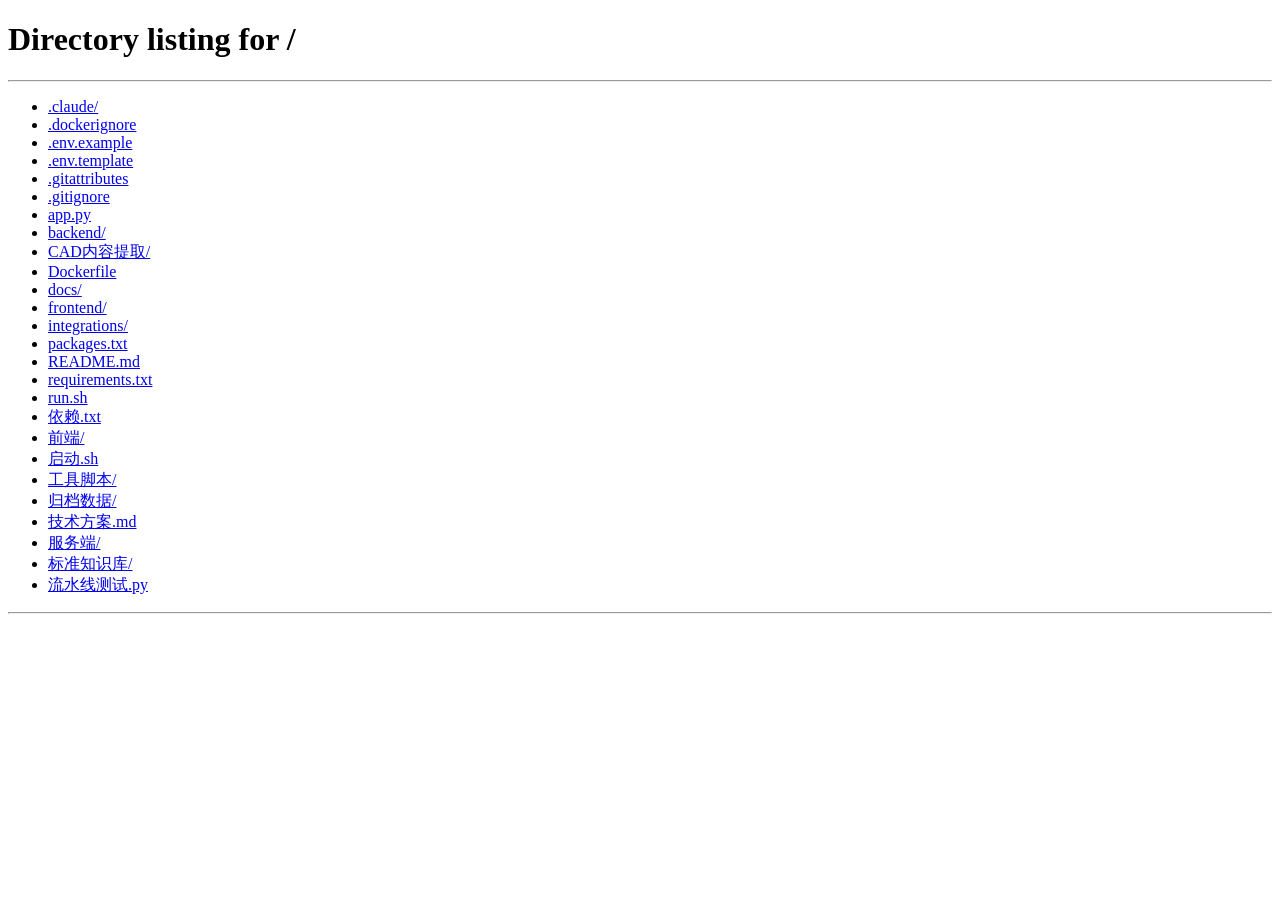
<file: frontend/product_intro.html>
<!doctype html>
<html lang="zh-CN"><head><meta charset="utf-8">
<meta http-equiv="refresh" content="0; url=/">
<title>电柜智核 · 产品介绍已迁移到首页</title>
</head><body style="font-family:system-ui;padding:40px">
<p>产品介绍页已合并到系统首页，正在跳转…<a href="/">点此进入</a></p>
</body></html>
</file>
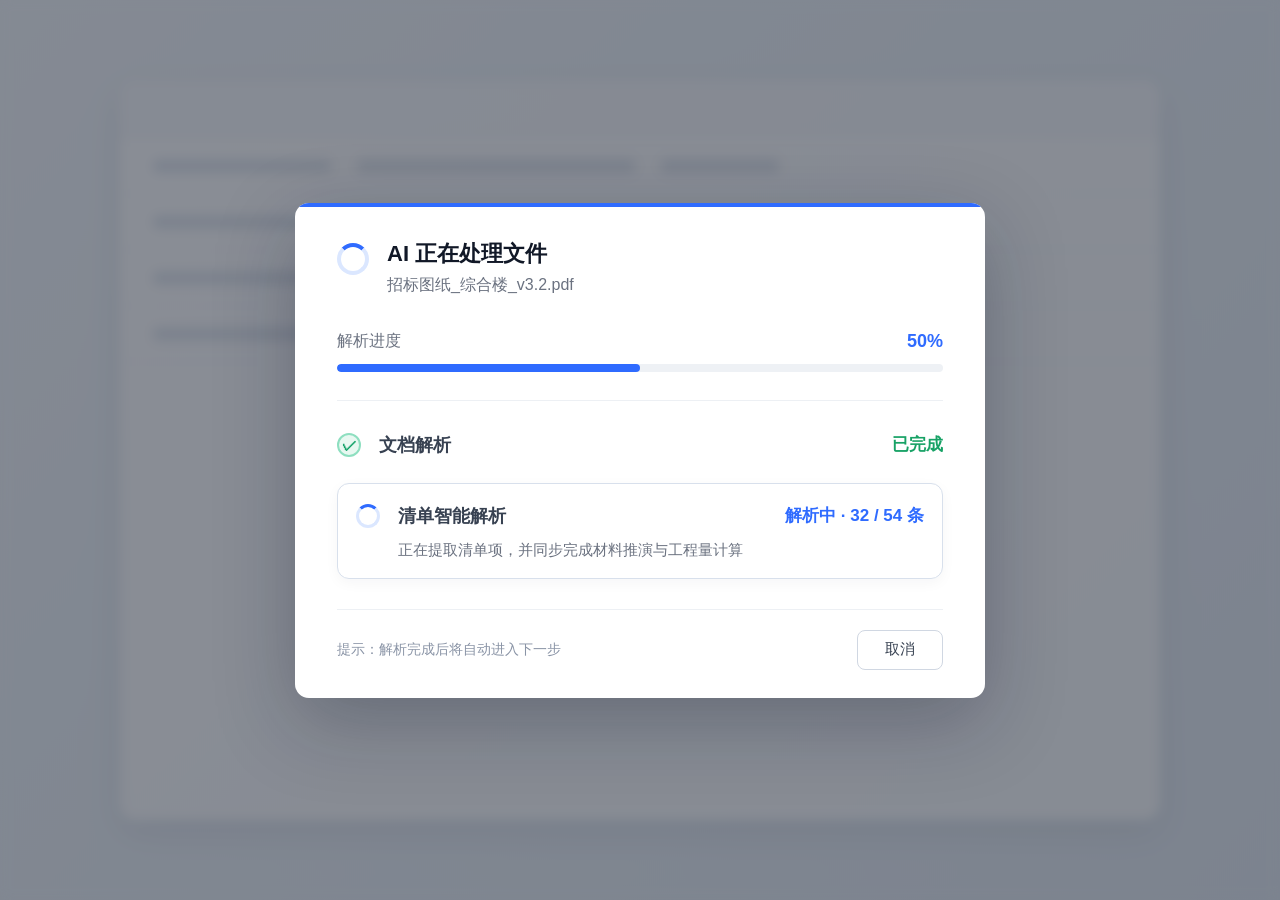
<file: 归档数据/根目录杂项/测试.html>
<!DOCTYPE html>
<html lang="zh-CN">
<head>
  <meta charset="UTF-8" />
  <meta name="viewport" content="width=device-width, initial-scale=1.0" />
  <title>AI 文件处理弹窗</title>
  <style>
    * {
      box-sizing: border-box;
    }

    body {
      margin: 0;
      min-height: 100vh;
      font-family: -apple-system, BlinkMacSystemFont, "Segoe UI", "PingFang SC",
        "Microsoft YaHei", Arial, sans-serif;
      background: #eef2f7;
      display: flex;
      align-items: center;
      justify-content: center;
      color: #1f2937;
    }

    .page {
      width: 100%;
      height: 100vh;
      position: relative;
      overflow: hidden;
      background: linear-gradient(135deg, #eef3f8 0%, #dfe7ef 100%);
    }

    .mock-table {
      position: absolute;
      inset: 80px 120px;
      background: #ffffff;
      border-radius: 16px;
      box-shadow: 0 12px 36px rgba(31, 41, 55, 0.12);
      opacity: 0.65;
      overflow: hidden;
    }

    .mock-table-header {
      height: 58px;
      background: #f6f8fb;
      border-bottom: 1px solid #e5e7eb;
    }

    .mock-row {
      height: 56px;
      border-bottom: 1px solid #edf0f5;
      display: flex;
      align-items: center;
      gap: 24px;
      padding: 0 32px;
    }

    .mock-cell {
      height: 14px;
      border-radius: 999px;
      background: #d8dee8;
    }

    .mock-cell:nth-child(1) {
      width: 180px;
    }

    .mock-cell:nth-child(2) {
      width: 280px;
    }

    .mock-cell:nth-child(3) {
      width: 120px;
    }

    .overlay {
      position: absolute;
      inset: 0;
      background: rgba(17, 24, 39, 0.48);
      backdrop-filter: blur(6px);
      display: flex;
      align-items: center;
      justify-content: center;
      padding: 24px;
    }

    .dialog {
      width: 690px;
      background: #ffffff;
      border-radius: 14px;
      box-shadow: 0 24px 80px rgba(15, 23, 42, 0.28);
      overflow: hidden;
      position: relative;
    }

    .dialog::before {
      content: "";
      position: absolute;
      top: 0;
      left: 0;
      right: 0;
      height: 4px;
      background: #2f6bff;
    }

    .dialog-body {
      padding: 36px 42px 28px;
    }

    .header {
      display: flex;
      align-items: flex-start;
      gap: 18px;
      margin-bottom: 34px;
    }

    .spinner {
      width: 32px;
      height: 32px;
      border-radius: 50%;
      border: 4px solid #dbe7ff;
      border-top-color: #2f6bff;
      animation: spin 1s linear infinite;
      flex: 0 0 auto;
      margin-top: 4px;
    }

    @keyframes spin {
      to {
        transform: rotate(360deg);
      }
    }

    .title {
      font-size: 22px;
      line-height: 30px;
      font-weight: 700;
      color: #111827;
      margin: 0;
    }

    .filename {
      font-size: 16px;
      line-height: 24px;
      color: #6b7280;
      margin-top: 4px;
    }

    .progress-section {
      margin-bottom: 26px;
    }

    .progress-head {
      display: flex;
      align-items: center;
      justify-content: space-between;
      margin-bottom: 12px;
    }

    .progress-label {
      font-size: 16px;
      color: #6b7280;
      font-weight: 500;
    }

    .progress-percent {
      font-size: 18px;
      color: #2f6bff;
      font-weight: 700;
    }

    .progress-track {
      width: 100%;
      height: 8px;
      background: #eef1f5;
      border-radius: 999px;
      overflow: hidden;
    }

    .progress-fill {
      width: 50%;
      height: 100%;
      background: #2f6bff;
      border-radius: 999px;
    }

    .divider {
      height: 1px;
      background: #edf0f4;
      margin: 28px 0;
    }

    .steps {
      display: flex;
      flex-direction: column;
      gap: 22px;
    }

    .step {
      display: grid;
      grid-template-columns: 28px 1fr auto;
      align-items: center;
      column-gap: 14px;
      min-height: 32px;
    }

    .step-icon {
      width: 24px;
      height: 24px;
      border-radius: 50%;
      display: inline-flex;
      align-items: center;
      justify-content: center;
      flex-shrink: 0;
    }

    .step-icon.done {
      background: #e8f8f1;
      border: 2px solid #8edfc0;
      color: #16a36a;
      font-size: 15px;
      font-weight: 800;
    }

    .step-icon.processing {
      border: 3px solid #dbe7ff;
      border-top-color: #2f6bff;
      animation: spin 1s linear infinite;
    }

    .step-name {
      font-size: 18px;
      font-weight: 600;
      color: #374151;
      line-height: 28px;
    }

    .step-status {
      font-size: 17px;
      font-weight: 600;
      color: #18a266;
      white-space: nowrap;
    }

    .step-status.processing {
      color: #2f6bff;
    }

    .merged-step {
      border: 1px solid #d8e0ec;
      border-radius: 12px;
      padding: 18px 18px 16px;
      background: #ffffff;
      box-shadow: 0 4px 14px rgba(15, 23, 42, 0.04);
    }

    .merged-main {
      display: grid;
      grid-template-columns: 28px 1fr auto;
      align-items: center;
      column-gap: 14px;
    }

    .merged-name {
      font-size: 18px;
      font-weight: 700;
      color: #374151;
      line-height: 28px;
    }

    .merged-status {
      font-size: 17px;
      font-weight: 700;
      color: #2f6bff;
      white-space: nowrap;
    }

    .merged-desc {
      margin: 8px 0 0 42px;
      font-size: 15px;
      line-height: 24px;
      color: #6b7280;
    }

    .bottom {
      margin-top: 30px;
      padding-top: 20px;
      border-top: 1px solid #edf0f4;
      display: flex;
      align-items: center;
      justify-content: space-between;
    }

    .tip {
      font-size: 14px;
      color: #8a94a6;
    }

    .cancel-btn {
      min-width: 86px;
      height: 40px;
      border-radius: 8px;
      border: 1px solid #d0d7e2;
      background: #ffffff;
      color: #374151;
      font-size: 15px;
      cursor: pointer;
    }

    .cancel-btn:hover {
      background: #f6f8fb;
    }
  </style>
</head>

<body>
  <div class="page">
    <div class="mock-table">
      <div class="mock-table-header"></div>
      <div class="mock-row">
        <div class="mock-cell"></div>
        <div class="mock-cell"></div>
        <div class="mock-cell"></div>
      </div>
      <div class="mock-row">
        <div class="mock-cell"></div>
        <div class="mock-cell"></div>
        <div class="mock-cell"></div>
      </div>
      <div class="mock-row">
        <div class="mock-cell"></div>
        <div class="mock-cell"></div>
        <div class="mock-cell"></div>
      </div>
      <div class="mock-row">
        <div class="mock-cell"></div>
        <div class="mock-cell"></div>
        <div class="mock-cell"></div>
      </div>
    </div>

    <div class="overlay">
      <div class="dialog">
        <div class="dialog-body">
          <div class="header">
            <div class="spinner"></div>
            <div>
              <h1 class="title">AI 正在处理文件</h1>
              <div class="filename">招标图纸_综合楼_v3.2.pdf</div>
            </div>
          </div>

          <div class="progress-section">
            <div class="progress-head">
              <div class="progress-label">解析进度</div>
              <div class="progress-percent">50%</div>
            </div>
            <div class="progress-track">
              <div class="progress-fill"></div>
            </div>
          </div>

          <div class="divider"></div>

          <div class="steps">
            <div class="step">
              <div class="step-icon done">✓</div>
              <div class="step-name">文档解析</div>
              <div class="step-status">已完成</div>
            </div>

            <div class="merged-step">
              <div class="merged-main">
                <div class="step-icon processing"></div>
                <div class="merged-name">清单智能解析</div>
                <div class="merged-status">解析中 · 32 / 54 条</div>
              </div>
              <div class="merged-desc">
                正在提取清单项，并同步完成材料推演与工程量计算
              </div>
            </div>
          </div>

          <div class="bottom">
            <div class="tip">提示：解析完成后将自动进入下一步</div>
            <button class="cancel-btn">取消</button>
          </div>
        </div>
      </div>
    </div>
  </div>
</body>
</html>
</file>
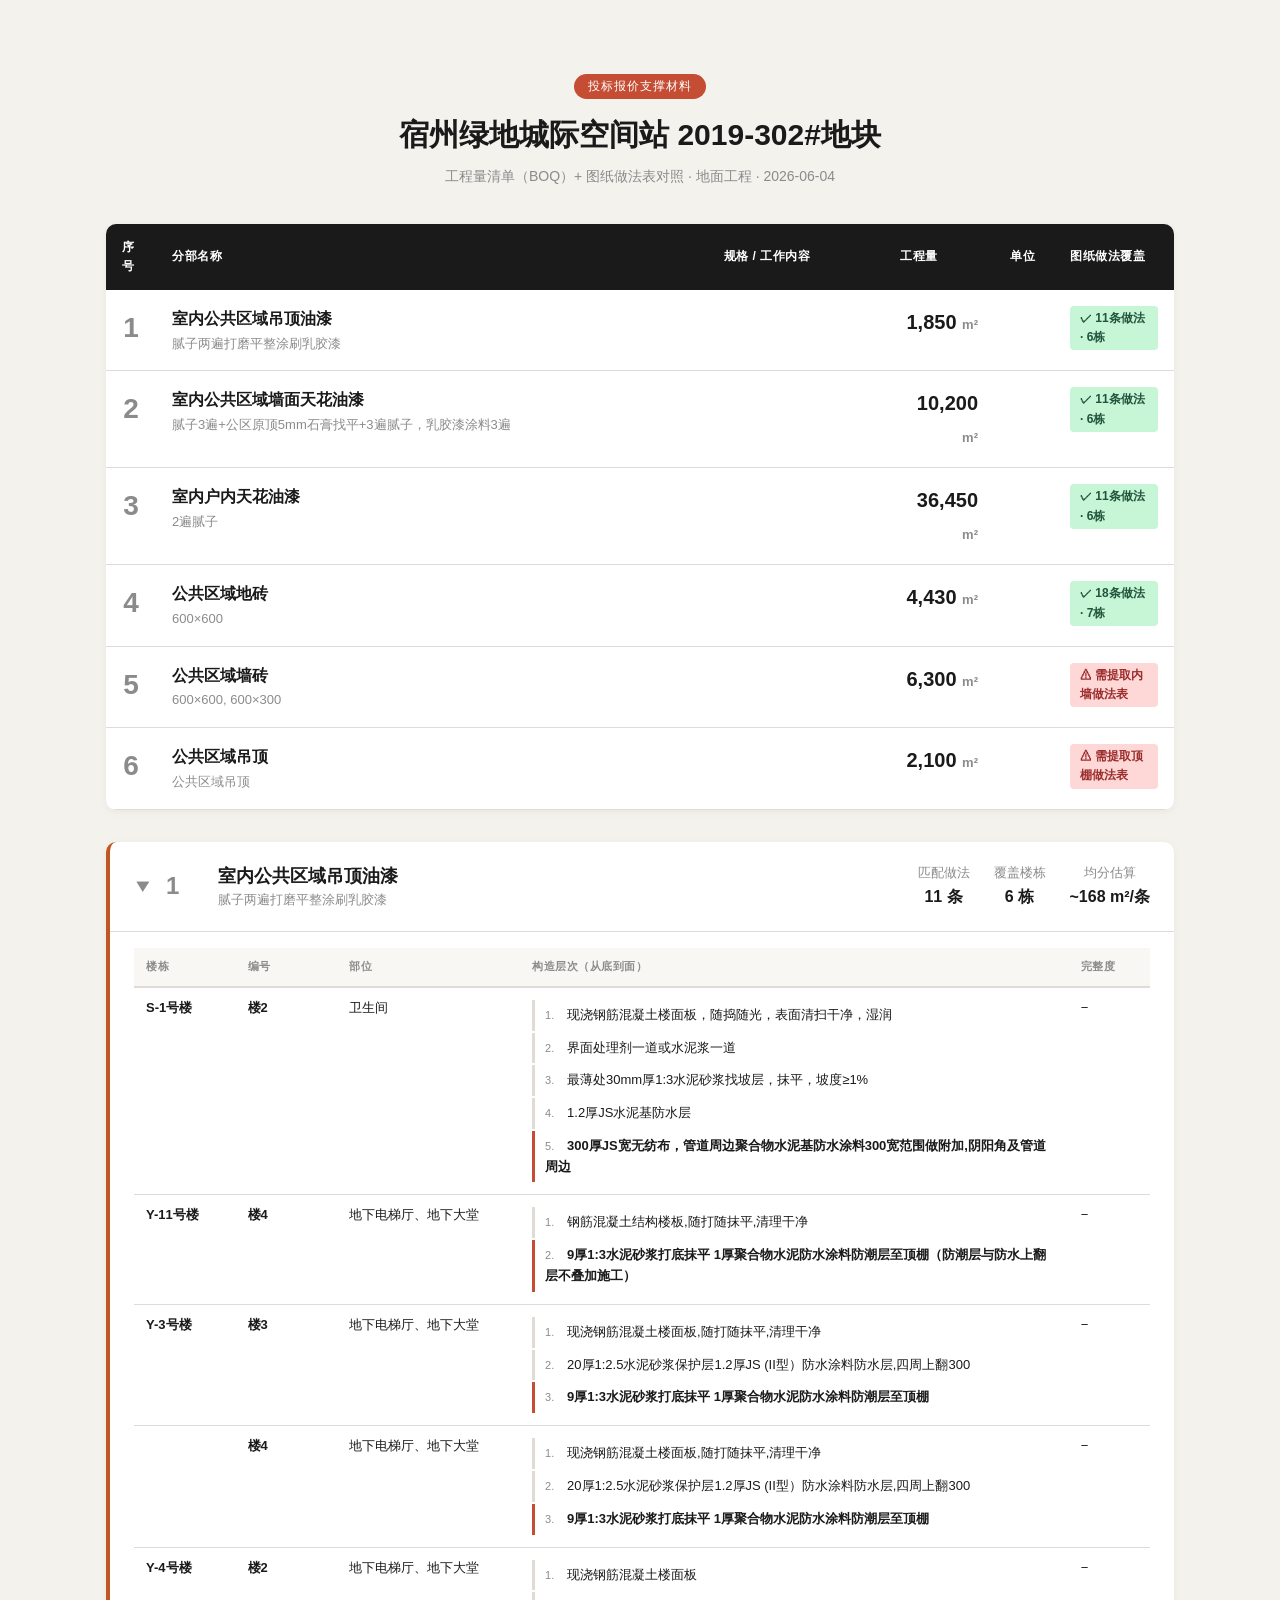
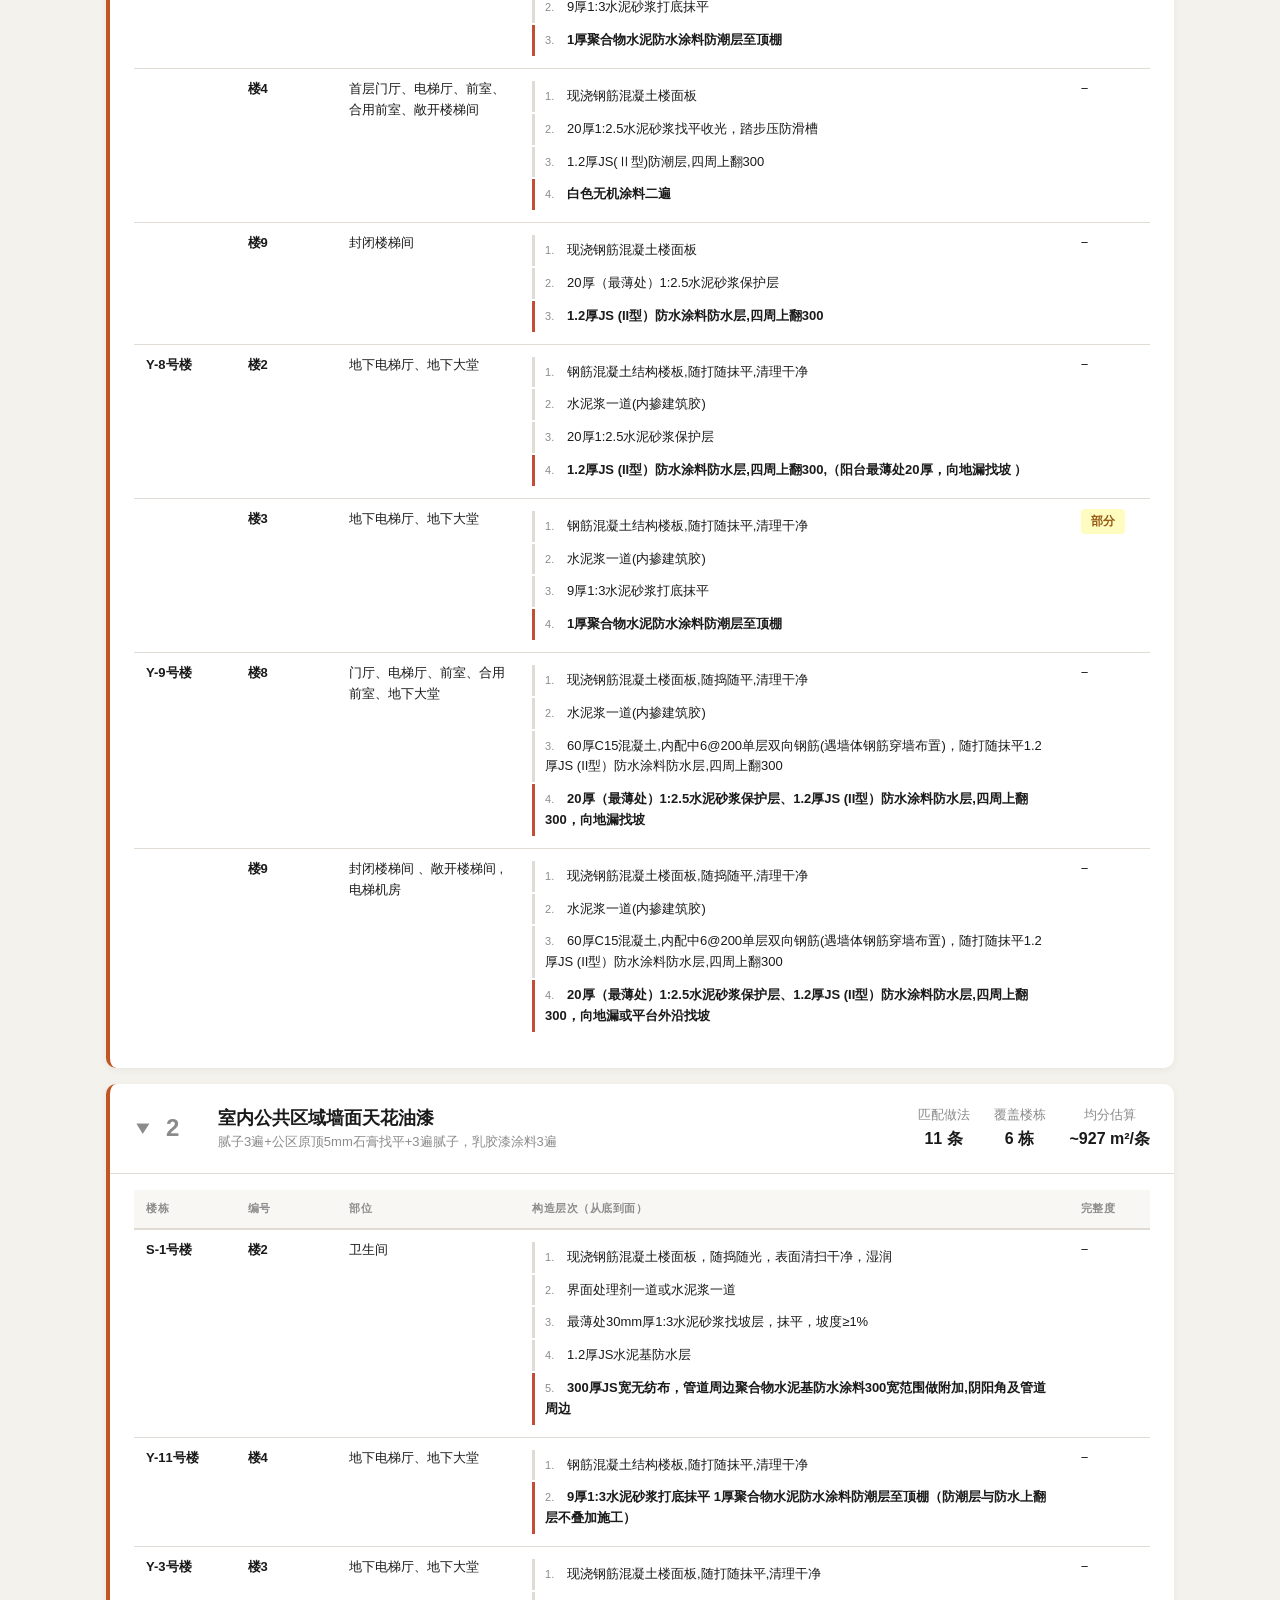
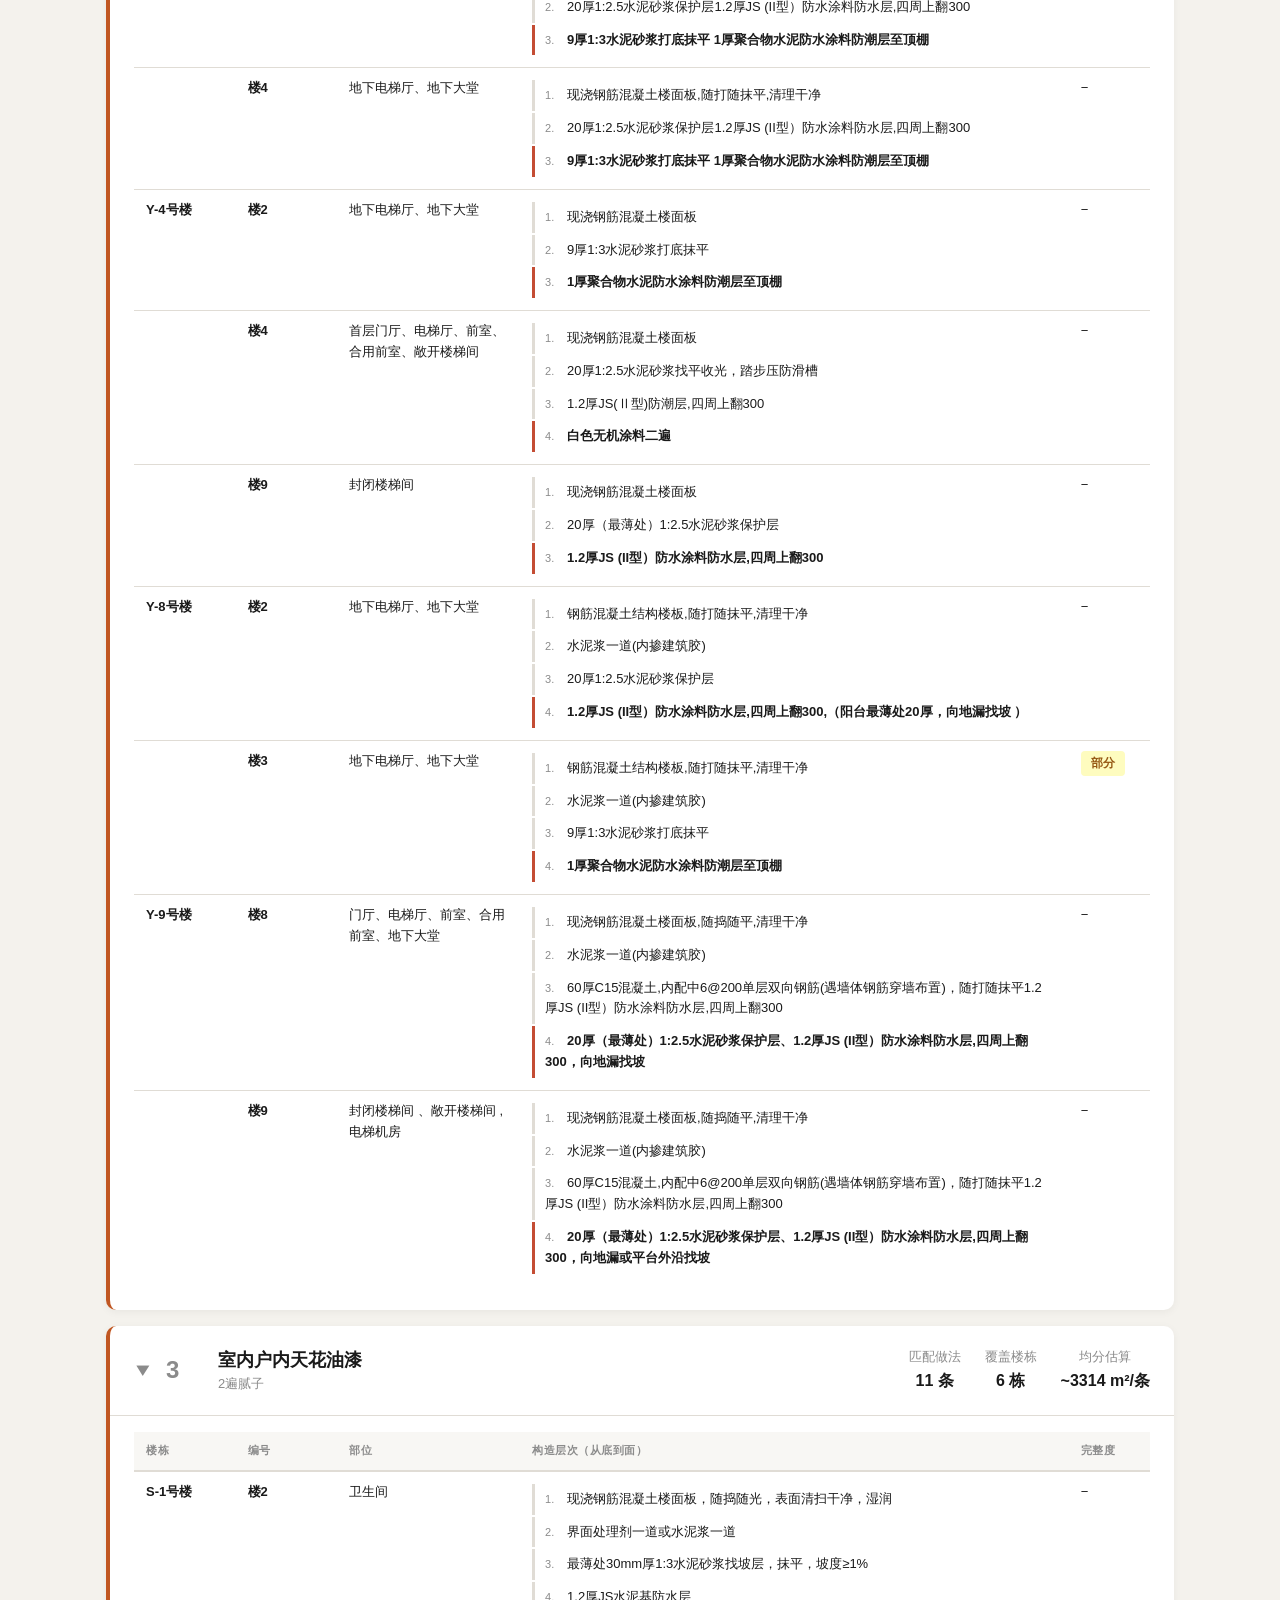
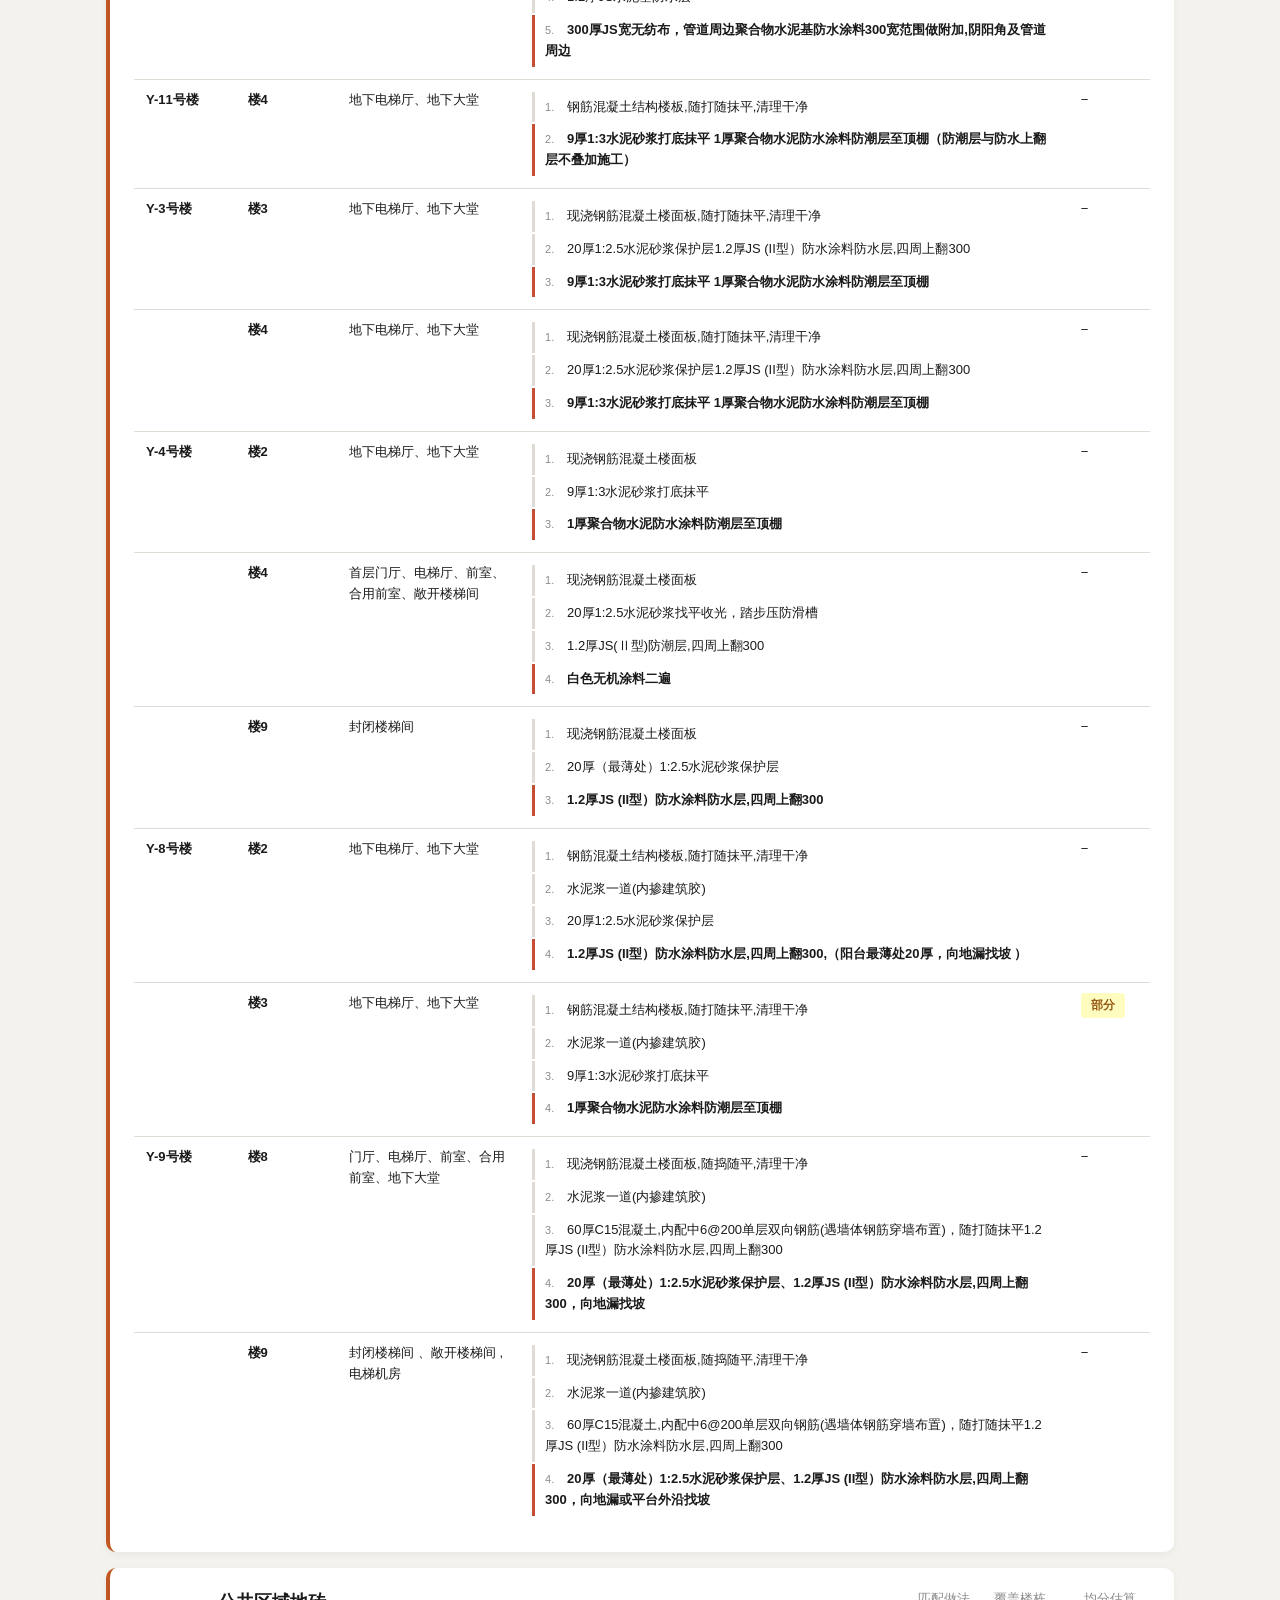
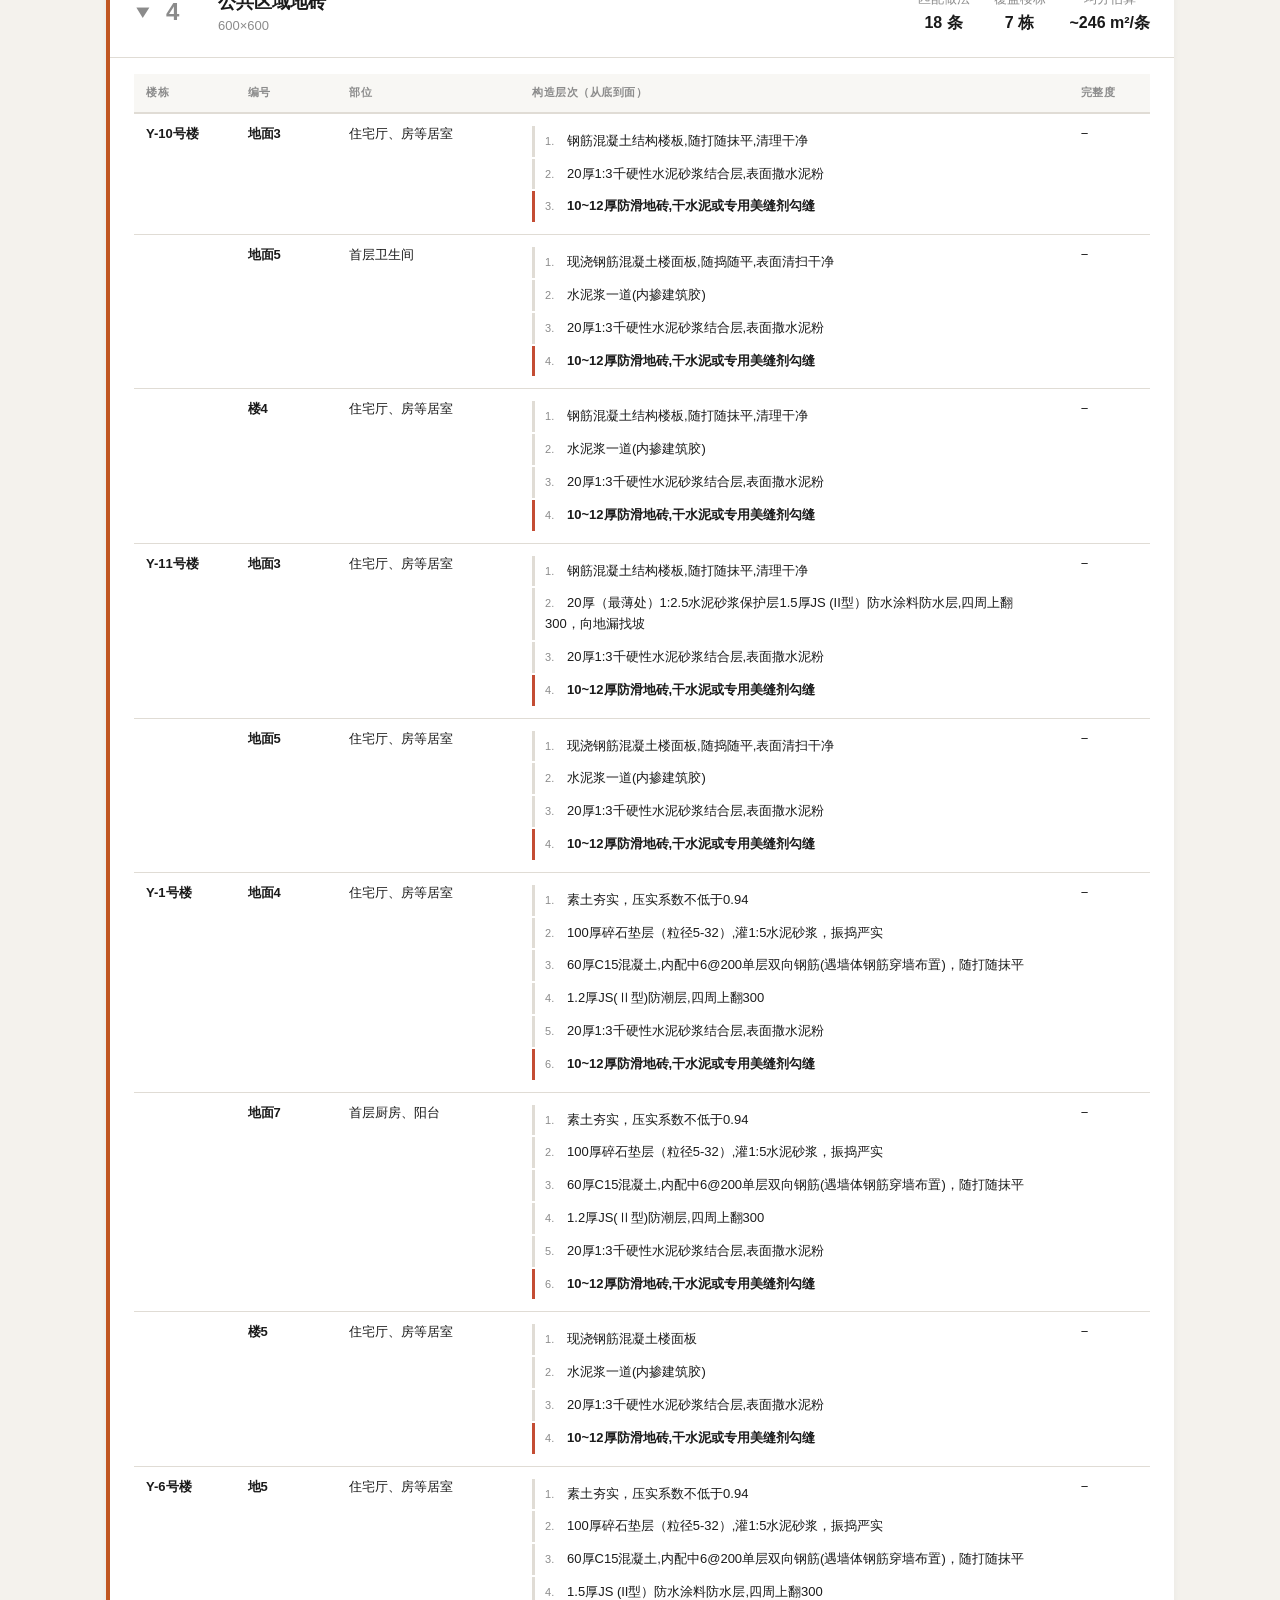
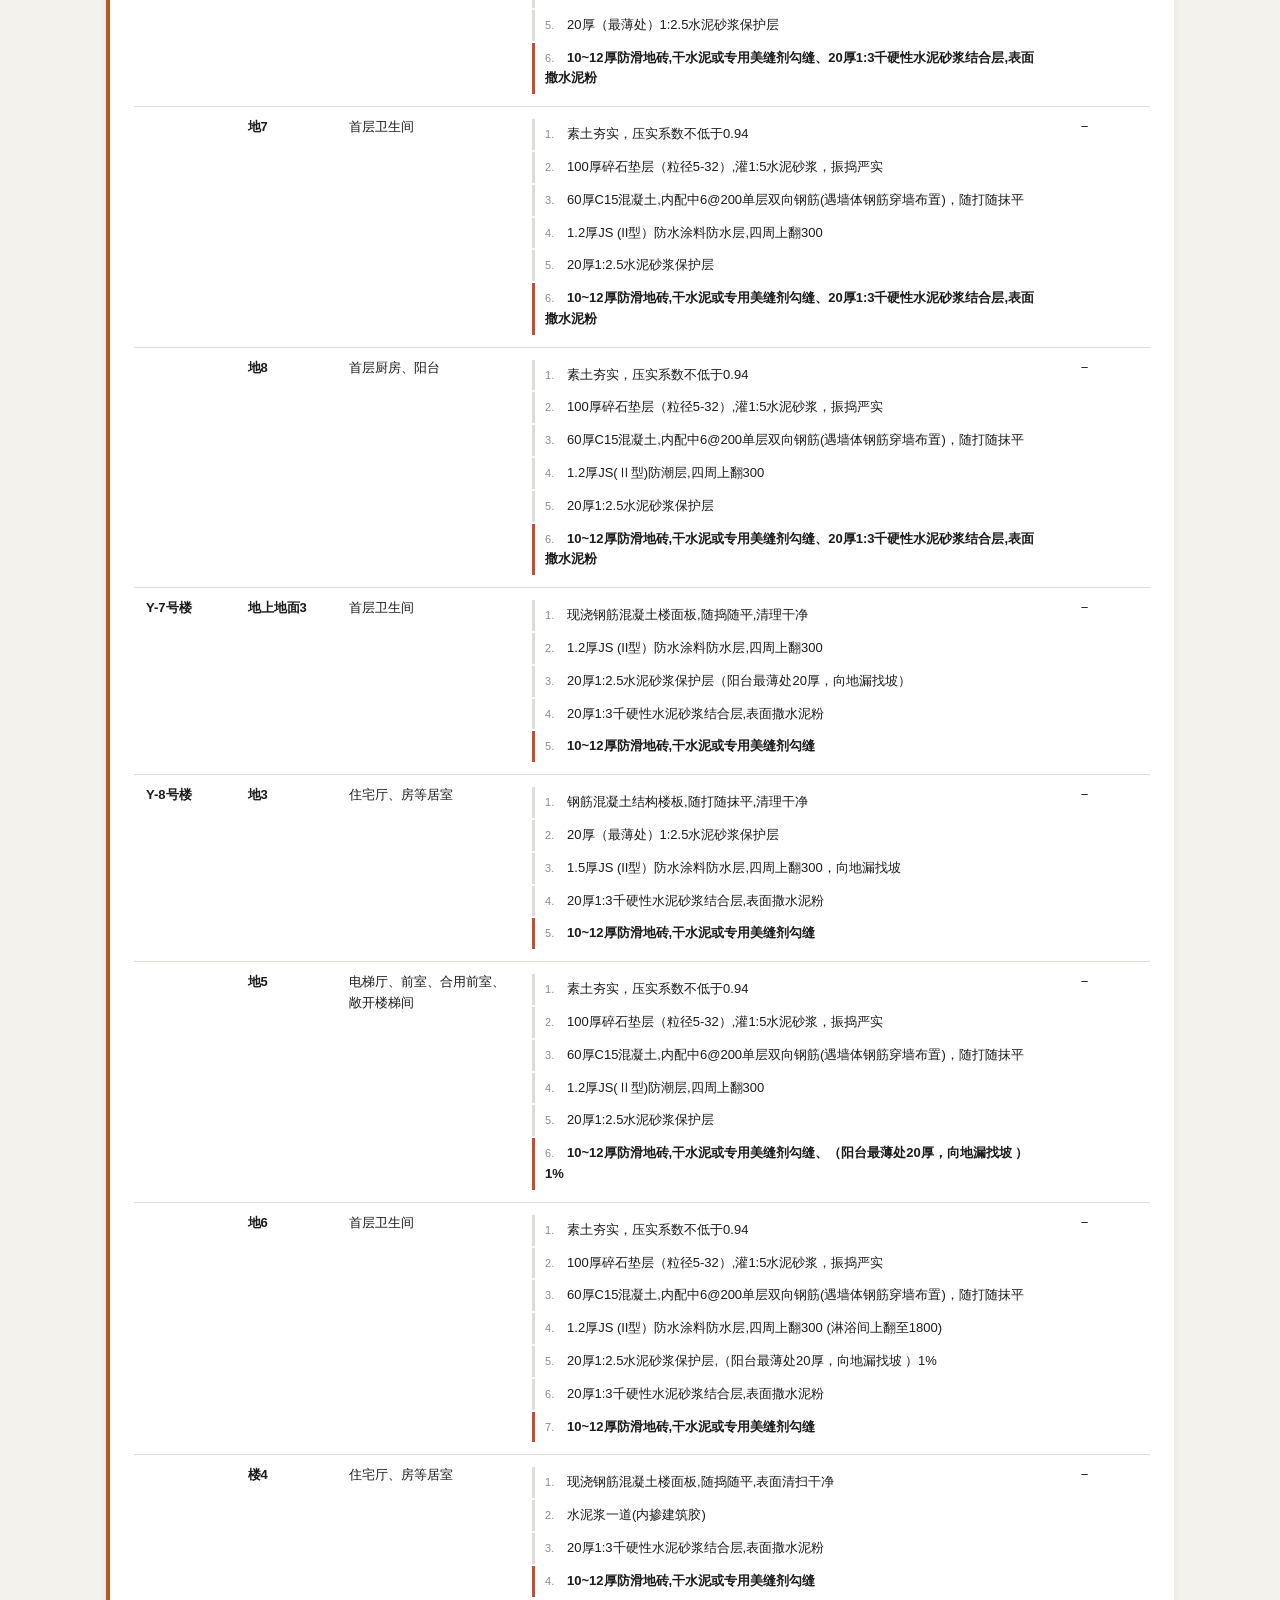
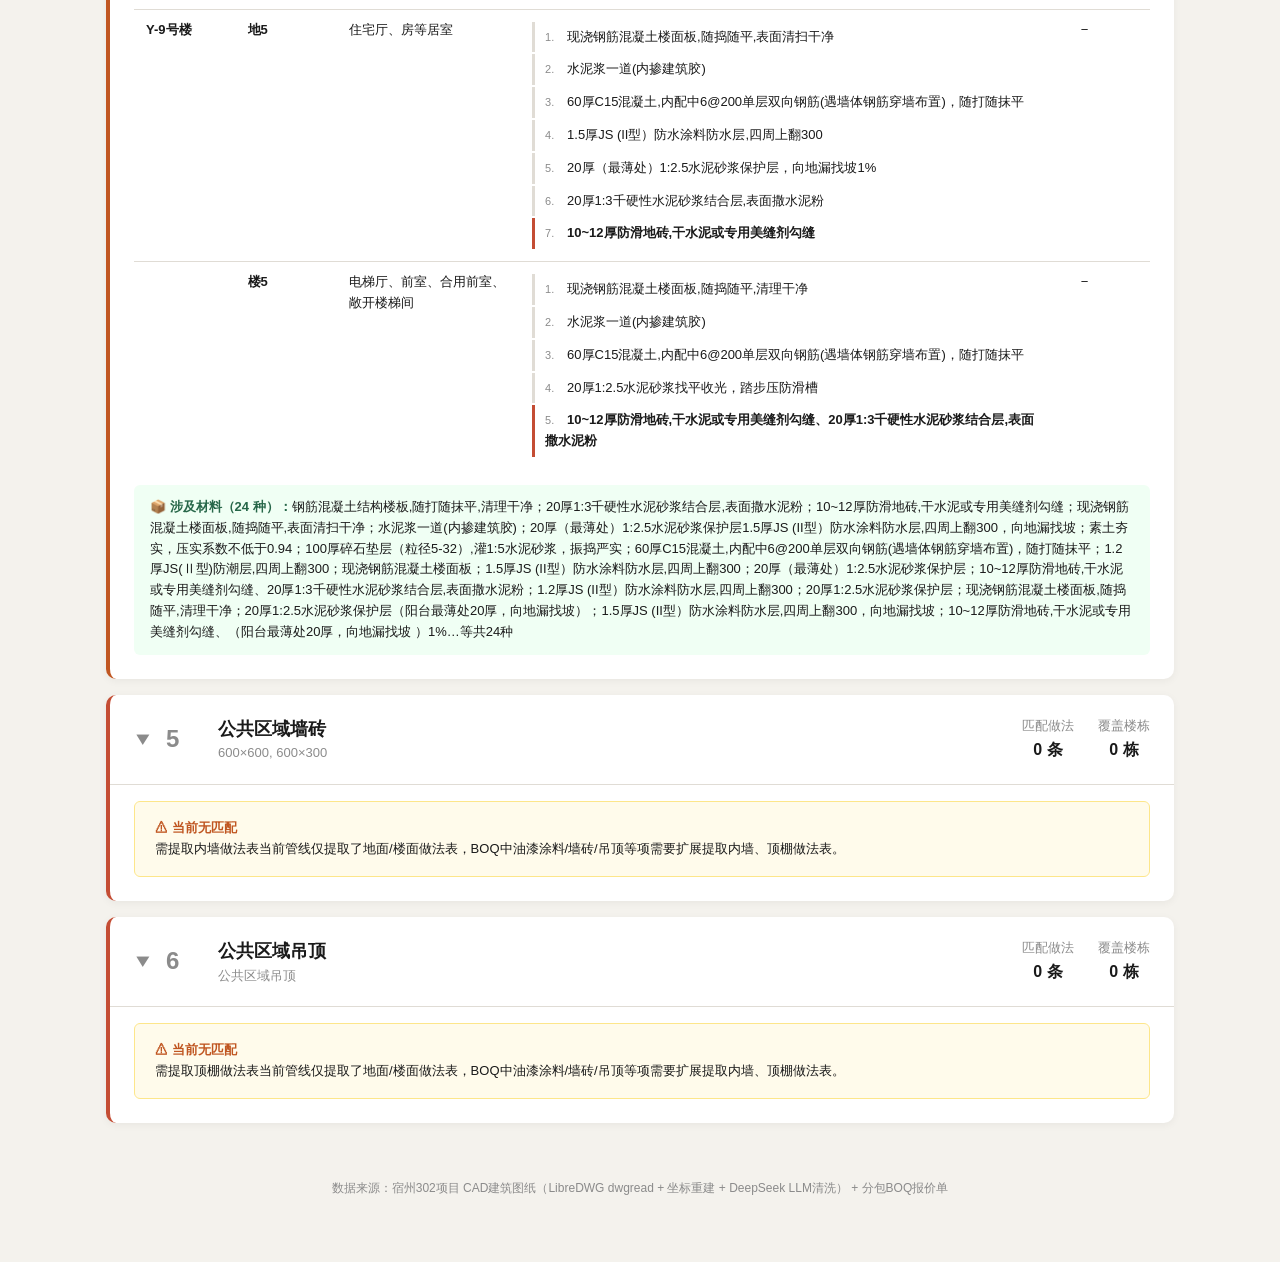
<file: CAD内容提取/projects/宿州302/输出产物/可视化报告.html>
<!DOCTYPE html>
<html lang="zh-CN">
<head>
<meta charset="UTF-8">
<meta name="viewport" content="width=device-width, initial-scale=1.0">
<title>宿州302项目 — 工程量清单 & 图纸做法对照报告</title>
<style>
  :root {
    --bg: #f4f2ed; --card: #fff; --text: #1a1a1a; --muted: #8b8b8b;
    --red: #c44d34; --blue: #2b6cb0; --green: #276749; --amber: #c05621;
    --border: #e0dcd5; --radius: 10px; --shadow: 0 2px 8px rgba(0,0,0,.05);
  }
  * { box-sizing: border-box; margin: 0; padding: 0; }
  body { font-family: -apple-system,"PingFang SC","Microsoft YaHei",sans-serif; background: var(--bg); color: var(--text); line-height: 1.6; }
  .container { max-width: 1100px; margin: 0 auto; padding: 24px 16px; }

  header { text-align: center; padding: 48px 0 36px; }
  header .tagline { display: inline-block; background: var(--red); color: #fff; font-size: 12px; padding: 3px 14px; border-radius: 20px; letter-spacing: 1px; margin-bottom: 12px; }
  header h1 { font-size: 30px; font-weight: 800; }
  header .meta { color: var(--muted); font-size: 14px; margin-top: 6px; }

  /* BOQ 主表 */
  .boq-master { background: var(--card); border-radius: var(--radius); overflow: hidden; box-shadow: var(--shadow); margin-bottom: 32px; }
  .boq-master table { width: 100%; border-collapse: collapse; font-size: 14px; }
  .boq-master th { background: #1a1a1a; color: #fff; padding: 14px 16px; font-size: 12px; text-transform: uppercase; letter-spacing: .5px; text-align: left; }
  .boq-master td { padding: 16px; border-bottom: 1px solid var(--border); vertical-align: top; }
  .boq-master tr:hover td { background: #fafaf7; }
  .boq-master .item-num { font-size: 28px; font-weight: 800; color: var(--muted); width: 50px; text-align: center; }
  .boq-master .item-name { font-size: 16px; font-weight: 700; }
  .boq-master .item-spec { font-size: 13px; color: var(--muted); }
  .boq-master .item-qty { font-size: 20px; font-weight: 700; text-align: right; }

  .tag { display: inline-flex; align-items: center; gap: 4px; padding: 3px 10px; border-radius: 4px; font-size: 12px; font-weight: 600; }
  .tag-match { background: #c6f6d5; color: #22543d; }
  .tag-partial { background: #fefcbf; color: #975a16; }
  .tag-none { background: #fed7d7; color: #9b2c2c; }

  /* 匹配卡片 */
  .match-card { background: var(--card); border-radius: var(--radius); margin-bottom: 16px; box-shadow: var(--shadow); border-left: 4px solid var(--green); overflow: hidden; }
  .match-card.partial { border-left-color: var(--amber); }
  .match-card.none { border-left-color: var(--red); }
  .match-card .card-header { padding: 20px 24px; cursor: pointer; display: flex; align-items: center; gap: 16px; user-select: none; }
  .match-card .card-header:hover { background: #fafaf7; }
  .match-card .card-header .arrow { font-size: 16px; transition: transform .2s; color: var(--muted); }
  .match-card.open .card-header .arrow { transform: rotate(90deg); }
  .match-card .card-body { display: none; padding: 0 24px 24px; border-top: 1px solid var(--border); }
  .match-card.open .card-body { display: block; }
  .match-card .summary-stats { display: flex; gap: 24px; font-size: 13px; color: var(--muted); margin-left: auto; text-align: center; }
  .match-card .summary-stats strong { color: var(--text); font-size: 16px; display: block; }

  table.sub { width: 100%; border-collapse: collapse; font-size: 13px; margin-top: 16px; }
  table.sub th { background: #f8f7f4; text-align: left; padding: 10px 12px; font-size: 11px; color: var(--muted); text-transform: uppercase; letter-spacing: .5px; border-bottom: 2px solid var(--border); }
  table.sub td { padding: 10px 12px; border-bottom: 1px solid var(--border); vertical-align: top; }
  table.sub tr:last-child td { border-bottom: none; }

  .layers { list-style: none; padding: 0; margin: 0; }
  .layers li { padding: 5px 10px; font-size: 13px; border-left: 3px solid #e0dcd5; margin: 2px 0; }
  .layers li:last-child { border-left-color: var(--red); font-weight: 600; }
  .layers li .seq { display: inline-block; width: 22px; color: var(--muted); font-size: 11px; font-weight: 500; }
  .layers li .fr { font-size: 10px; padding: 1px 6px; border-radius: 3px; margin-left: 4px; background: #bee3f8; color: #2a4365; }

  .gap-box { background: #fffbeb; border: 1px solid #fde68a; border-radius: 6px; padding: 16px 20px; margin-top: 16px; font-size: 13px; }
  .gap-box strong { color: var(--amber); }

  .material-bar { padding: 12px 16px; background: #f0fff4; border-radius: 6px; margin-top: 16px; font-size: 13px; }
  .material-bar strong { color: var(--green); }

  footer { text-align: center; padding: 40px; color: var(--muted); font-size: 12px; }
  @media (max-width: 768px) {
    header h1 { font-size: 22px; }
    .match-card .summary-stats { display: none; }
    .boq-master .item-num { font-size: 18px; width: 36px; }
    .boq-master .item-qty { font-size: 16px; }
  }
</style>
</head>
<body>
<div class="container">

<header>
  <div class="tagline">投标报价支撑材料</div>
  <h1>宿州绿地城际空间站 2019-302#地块</h1>
  <p class="meta">工程量清单（BOQ）+ 图纸做法表对照 · 地面工程 · 2026-06-04</p>
</header>

<!-- ═══════════════════════════════════════ -->
<!-- 工程量清单主表（BOQ为核心） -->
<!-- ═══════════════════════════════════════ -->
<div class="boq-master">
<table>
  <thead>
    <tr><th style="width:50px">序号</th><th>分部名称</th><th>规格 / 工作内容</th><th style="width:110px">工程量</th><th style="width:60px">单位</th><th style="width:120px">图纸做法覆盖</th></tr>
  </thead>
  <tbody id="boqMasterBody"></tbody>
</table>
</div>

<!-- ═══════════════════════════════════════ -->
<!-- 逐项 BOQ → 图纸做法 对照详情 -->
<!-- ═══════════════════════════════════════ -->
<div id="matchSections"></div>

<footer>数据来源：宿州302项目 CAD建筑图纸（LibreDWG dwgread + 坐标重建 + DeepSeek LLM清洗） + 分包BOQ报价单</footer>

</div>

<script>
const DATA = {"boq": [{"序号": 1, "名称": "室内公共区域吊顶油漆", "规格": "腻子两遍打磨平整涂刷乳胶漆", "工程量": 1850, "单位": "m²"}, {"序号": 2, "名称": "室内公共区域墙面天花油漆", "规格": "腻子3遍+公区原顶5mm石膏找平+3遍腻子，乳胶漆涂料3遍", "工程量": 10200, "单位": "m²"}, {"序号": 3, "名称": "室内户内天花油漆", "规格": "2遍腻子", "工程量": 36450, "单位": "m²"}, {"序号": 4, "名称": "公共区域地砖", "规格": "600×600", "工程量": 4430, "单位": "m²"}, {"序号": 5, "名称": "公共区域墙砖", "规格": "600×600, 600×300", "工程量": 6300, "单位": "m²"}, {"序号": 6, "名称": "公共区域吊顶", "规格": "公共区域吊顶", "工程量": 2100, "单位": "m²"}], "buildings_data": {"S-1号楼": {"building": "S-1号楼", "地面做法": [{"编号": "地面1", "部位": "商业", "构造层次": [{"序号": 1, "做法": "素土夯实", "完整度": "完整"}, {"序号": 2, "做法": "100厚2:8灰土或100mm厚碎砖、道渣三合土厚", "完整度": "部分"}, {"序号": 3, "做法": "C15砼垫层", "完整度": "完整"}, {"序号": 4, "做法": "80厚C20砼，内配φ6@200单层双向钢筋", "完整度": "部分"}, {"序号": 5, "做法": "水泥浆一道（内掺建筑胶）", "完整度": "完整"}, {"序号": 6, "做法": "10厚低标号砂浆隔离层", "完整度": "部分"}, {"序号": 7, "做法": "1.2厚JS聚合物水泥基防水涂料", "完整度": "完整"}, {"序号": 8, "做法": "最薄处30厚C20细石混凝土找坡层抹平", "完整度": "部分"}, {"序号": 9, "做法": "50厚预留装修面层", "完整度": "完整"}]}], "楼面做法": [{"编号": "楼1", "部位": "商业", "构造层次": [{"序号": 1, "做法": "现浇钢筋混凝土楼面板，随捣随光，表面清扫干净，湿润", "完整度": "完整"}, {"序号": 2, "做法": "20mm厚1:3干硬性水泥砂浆找平结合层，表面撒水泥粉", "完整度": "完整"}, {"序号": 3, "做法": "20mm厚高密度玻璃棉", "完整度": "完整"}, {"序号": 4, "做法": "1.10mm厚防滑地砖铺平拍实，水泥砂浆擦缝", "完整度": "部分"}, {"序号": 5, "做法": "40厚C25细石混凝土抹平压光，内配∅4@100钢丝网片", "完整度": "完整"}, {"序号": 6, "做法": "20厚预留装修面层", "完整度": "完整"}]}, {"编号": "楼2", "部位": "卫生间", "构造层次": [{"序号": 1, "做法": "现浇钢筋混凝土楼面板，随捣随光，表面清扫干净，湿润", "完整度": "完整"}, {"序号": 2, "做法": "界面处理剂一道或水泥浆一道", "完整度": "完整"}, {"序号": 3, "做法": "最薄处30mm厚1:3水泥砂浆找坡层，抹平，坡度≥1%", "完整度": "部分"}, {"序号": 4, "做法": "1.2厚JS水泥基防水层", "完整度": "完整"}, {"序号": 5, "做法": "300厚JS宽无纺布，管道周边聚合物水泥基防水涂料300宽范围做附加,阴阳角及管道周边", "完整度": "部分"}]}]}, "Y-10号楼": {"building": "Y-10号楼", "地面做法": [{"编号": "地面1", "部位": "住宅厅、房等居室", "构造层次": [{"序号": 1, "做法": "素土夯实，压实系数不低于0.94", "完整度": "完整"}, {"序号": 2, "做法": "100厚碎石垫层（粒径5-32）,灌1:5水泥砂浆，振捣严实", "完整度": "完整"}, {"序号": 3, "做法": "60厚C15混凝土,内配中6@200单层双向钢筋(遇墙体钢筋穿墙布置)，随打随抹平", "完整度": "完整"}, {"序号": 4, "做法": "1.2厚JS(Ⅱ型)防潮层,四周上翻300", "完整度": "完整"}, {"序号": 5, "做法": "30厚细石混凝土(表面平整度偏差:2m靠尺检查不超过4mm)", "完整度": "完整"}]}, {"编号": "地面2", "部位": "地下封闭楼梯间、过道、配电间", "构造层次": [{"序号": 1, "做法": "素土夯实，压实系数不低于0.94", "完整度": "完整"}, {"序号": 2, "做法": "100厚碎石垫层（粒径5-32）,灌1:5水泥砂浆，振捣严实", "完整度": "完整"}, {"序号": 3, "做法": "防水钢筋混凝土底板，随打随抹光,清理干净", "完整度": "完整"}, {"序号": 4, "做法": "20厚1:2.5水泥砂浆找平收光(表面平整度偏差:2m靠尺检查不超过4mm)水泥浆一道", "完整度": "完整"}]}, {"编号": "地面3", "部位": "住宅厅、房等居室", "构造层次": [{"序号": 1, "做法": "钢筋混凝土结构楼板,随打随抹平,清理干净", "完整度": "完整"}, {"序号": 2, "做法": "20厚1:3千硬性水泥砂浆结合层,表面撒水泥粉", "完整度": "完整"}, {"序号": 3, "做法": "10~12厚防滑地砖,干水泥或专用美缝剂勾缝", "完整度": "完整"}]}, {"编号": "地面4", "部位": "电梯厅、前室、合用前室、敞开楼梯间", "构造层次": [{"序号": 1, "做法": "素土夯实，压实系数不低于0.94", "完整度": "完整"}, {"序号": 2, "做法": "100厚碎石垫层（粒径5-32）,灌1:5水泥砂浆，振捣严实", "完整度": "完整"}, {"序号": 3, "做法": "60厚C15混凝土,内配中6@200单层双向钢筋(遇墙体钢筋穿墙布置)，随打随抹平", "完整度": "完整"}, {"序号": 4, "做法": "1.5厚JS (II型）防水涂料防水层,四周上翻300 (淋浴间上翻至1800)", "完整度": "完整"}, {"序号": 5, "做法": "20厚（最薄处）1:2.5水泥砂浆保护层", "完整度": "部分"}]}, {"编号": "地面5", "部位": "首层卫生间", "构造层次": [{"序号": 1, "做法": "现浇钢筋混凝土楼面板,随捣随平,表面清扫干净", "完整度": "完整"}, {"序号": 2, "做法": "水泥浆一道(内掺建筑胶)", "完整度": "完整"}, {"序号": 3, "做法": "20厚1:3千硬性水泥砂浆结合层,表面撒水泥粉", "完整度": "完整"}, {"序号": 4, "做法": "10~12厚防滑地砖,干水泥或专用美缝剂勾缝", "完整度": "完整"}]}, {"编号": "地面6", "部位": "首层厨房、阳台", "构造层次": [{"序号": 1, "做法": "现浇钢筋混凝土楼面板,随捣随平,清理干净", "完整度": "完整"}, {"序号": 2, "做法": "1.2厚JS (II型）防水涂料防水层,四周上翻300 (阳台洗衣机位置上翻至1200)", "完整度": "完整"}, {"序号": 3, "做法": "20厚1:2.5水泥砂浆保护层 （阳台最薄处20厚，向地漏找坡）", "完整度": "完整"}]}, {"编号": "地面7", "部位": "首层门厅、电梯厅、前室、合用前室、敞开楼梯间", "构造层次": [{"序号": 1, "做法": "素土夯实，压实系数不低于0.94", "完整度": "完整"}, {"序号": 2, "做法": "100厚碎石垫层（粒径5-32）,灌1:5水泥砂浆，振捣严实", "完整度": "完整"}, {"序号": 3, "做法": "60厚C15混凝土,内配中6@200单层双向钢筋(遇墙体钢筋穿墙布置)，随打随抹平", "完整度": "完整"}, {"序号": 4, "做法": "1.2厚JS(Ⅱ型)防潮层,四周上翻300", "完整度": "完整"}, {"序号": 5, "做法": "20厚1:2.5水泥砂浆找平收光，踏步压防滑槽", "完整度": "完整"}]}, {"编号": "地面8", "部位": "首层封闭楼梯间", "构造层次": [{"序号": 1, "做法": "素土夯实，压实系数不低于0.94", "完整度": "完整"}, {"序号": 2, "做法": "100厚碎石垫层（粒径5-32）,灌1:5水泥砂浆，振捣严实", "完整度": "完整"}, {"序号": 3, "做法": "60厚C15混凝土,内配中6@200单层双向钢筋(遇墙体钢筋穿墙布置)，随打随抹平", "完整度": "完整"}, {"序号": 4, "做法": "1.2厚JS(Ⅱ型)防潮层,四周上翻300", "完整度": "完整"}, {"序号": 5, "做法": "20厚1:2.5水泥砂浆找平收光，踏步压防滑槽", "完整度": "完整"}]}, {"编号": "地面9", "部位": "设备管井（除水管井）、配电间", "构造层次": [{"序号": 1, "做法": "素土夯实，压实系数不低于0.94", "完整度": "完整"}, {"序号": 2, "做法": "100厚C20混凝土,随打随抹平,清理干净", "完整度": "完整"}, {"序号": 3, "做法": "1.2厚JS(Ⅱ型)防潮层,四周上翻300", "完整度": "完整"}, {"序号": 4, "做法": "20厚1:2.5水泥砂浆找平", "完整度": "完整"}]}, {"编号": "地面10", "部位": "水管井", "构造层次": [{"序号": 1, "做法": "素土夯实，压实系数不低于0.94", "完整度": "完整"}, {"序号": 2, "做法": "100厚C20混凝土,随打随抹平,清理干净", "完整度": "完整"}, {"序号": 3, "做法": "1.2厚JS(Ⅱ型)防潮层,四周上翻300", "完整度": "完整"}, {"序号": 4, "做法": "20厚（最薄处）1:2.5水泥砂浆保护层", "完整度": "部分"}]}], "楼面做法": [{"编号": "楼1", "部位": "住宅厅、房等居室", "构造层次": [{"序号": 1, "做法": "钢筋混凝土结构楼板,随打随抹平,清理干净", "完整度": "完整"}, {"序号": 2, "做法": "12、、X厚石墨聚苯乙烯保温隔声板（经压缩、覆膜处理）", "完整度": "部分"}, {"序号": 3, "做法": "40厚C25细石砼，内配4@100钢筋,随打随抹光(表面平整度偏差:2m靠尺检查不超过4mm)", "完整度": "完整"}]}, {"编号": "楼2", "部位": "地下交通核内设备用房、风机房", "构造层次": [{"序号": 1, "做法": "钢筋混凝土结构楼板,随打随抹平,清理干净", "完整度": "完整"}, {"序号": 2, "做法": "30厚细石混凝土(表面平整度偏差:2m靠尺检查不超过4mm)", "完整度": "完整"}]}, {"编号": "楼3", "部位": "地下电梯厅、地下大堂", "构造层次": [{"序号": 1, "做法": "钢筋混凝土结构楼板,随打随抹平,清理干净", "完整度": "完整"}, {"序号": 2, "做法": "1.2厚JS (II型）防水涂料防水层,四周上翻300", "完整度": "完整"}, {"序号": 3, "做法": "20厚（最薄处）1:2.5水泥砂浆保护层，向地漏找坡", "完整度": "完整"}]}, {"编号": "楼4", "部位": "住宅厅、房等居室", "构造层次": [{"序号": 1, "做法": "钢筋混凝土结构楼板,随打随抹平,清理干净", "完整度": "完整"}, {"序号": 2, "做法": "水泥浆一道(内掺建筑胶)", "完整度": "完整"}, {"序号": 3, "做法": "20厚1:3千硬性水泥砂浆结合层,表面撒水泥粉", "完整度": "完整"}, {"序号": 4, "做法": "10~12厚防滑地砖,干水泥或专用美缝剂勾缝", "完整度": "完整"}]}, {"编号": "楼5", "部位": "电梯厅、前室、合用前室、敞开楼梯间", "构造层次": [{"序号": 1, "做法": "现浇钢筋混凝土楼面板,随捣随平,清理干净", "完整度": "完整"}, {"序号": 2, "做法": "水泥浆一道", "完整度": "完整"}, {"序号": 3, "做法": "20厚1:2.5水泥砂浆找平收光，踏步压防滑槽", "完整度": "完整"}]}, {"编号": "楼6", "部位": "首层卫生间", "构造层次": [{"序号": 1, "做法": "现浇钢筋混凝土楼面板,随捣随平,清理干净", "完整度": "完整"}, {"序号": 2, "做法": "水泥浆一道", "完整度": "完整"}, {"序号": 3, "做法": "20厚1:2.5水泥砂浆找平收光，踏步压防滑槽", "完整度": "完整"}]}, {"编号": "楼7", "部位": "首层厨房、阳台", "构造层次": [{"序号": 1, "做法": "现浇钢筋混凝土楼面板,随捣随平,清理干净", "完整度": "完整"}, {"序号": 2, "做法": "水泥浆一道", "完整度": "完整"}, {"序号": 3, "做法": "20厚1:2.5水泥砂浆找平", "完整度": "完整"}]}, {"编号": "楼8", "部位": "首层门厅、电梯厅、前室、合用前室、敞开楼梯间", "构造层次": [{"序号": 1, "做法": "现浇钢筋混凝土楼面板,随捣随平,清理干净", "完整度": "完整"}, {"序号": 2, "做法": "1.2厚JS (II型）防水涂料防水层,四周上翻300", "完整度": "完整"}, {"序号": 3, "做法": "20厚（最薄处）1:2.5水泥砂浆保护层", "完整度": "部分"}]}, {"编号": "楼9", "部位": "封闭楼梯间 、敞开楼梯间,电梯机房", "构造层次": [{"序号": 1, "做法": "现浇钢筋混凝土楼面板,随捣随平,清理干净", "完整度": "完整"}, {"序号": 2, "做法": "1.2厚JS (II型）防水涂料防水层,四周上翻300", "完整度": "完整"}, {"序号": 3, "做法": "20厚（最薄处）1:2.5水泥砂浆保护层", "完整度": "部分"}]}]}, "Y-11号楼": {"building": "Y-11号楼", "地面做法": [{"编号": "地面1", "部位": "住宅厅、房等居室", "构造层次": [{"序号": 1, "做法": "素土夯实，压实系数不低于0.94", "完整度": "完整"}, {"序号": 2, "做法": "100厚碎石垫层（粒径5-32）,灌1:5水泥砂浆，振捣严实", "完整度": "完整"}, {"序号": 3, "做法": "60厚C15混凝土,内配中6@200单层双向钢筋(遇墙体钢筋穿墙布置)，随打随抹平", "完整度": "部分"}, {"序号": 4, "做法": "30厚细石混凝土(表面平整度偏差:2m靠尺检查不超过4mm)", "完整度": "部分"}, {"序号": 5, "做法": "<1-3项为面层做法以二次装修为准，燃烧性能等级不小于A级>", "完整度": "完整"}]}, {"编号": "地面2", "部位": "地下封闭楼梯间、过道、配电间", "构造层次": [{"序号": 1, "做法": "防水钢筋混凝土底板，随打随抹光,清理干净", "完整度": "部分"}, {"序号": 2, "做法": "14厚1:1:6混合砂浆分层抹平", "完整度": "部分"}, {"序号": 3, "做法": "20厚1:2.5水泥砂浆找平收光(表面平整度偏差:2m靠尺检查不超过4mm)水泥浆一道", "完整度": "部分"}]}, {"编号": "地面3", "部位": "住宅厅、房等居室", "构造层次": [{"序号": 1, "做法": "钢筋混凝土结构楼板,随打随抹平,清理干净", "完整度": "部分"}, {"序号": 2, "做法": "20厚（最薄处）1:2.5水泥砂浆保护层1.5厚JS (II型）防水涂料防水层,四周上翻300，向地漏找坡", "完整度": "部分"}, {"序号": 3, "做法": "20厚1:3千硬性水泥砂浆结合层,表面撒水泥粉", "完整度": "部分"}, {"序号": 4, "做法": "10~12厚防滑地砖,干水泥或专用美缝剂勾缝", "完整度": "部分"}]}, {"编号": "地面4", "部位": "地下电梯厅、地下大堂", "构造层次": [{"序号": 1, "做法": "钢筋混凝土结构楼板,随打随抹平,清理干净", "完整度": "部分"}, {"序号": 2, "做法": "20厚1:2.5水泥砂浆保护层1.2厚JS (II型）防水涂料防水层,四周上翻300（阳台最薄处20厚，向地漏找坡）", "完整度": "部分"}, {"序号": 3, "做法": "30厚细石混凝土(表面平整度偏差:2m靠尺检查不超过4mm)", "完整度": "完整"}]}, {"编号": "地面5", "部位": "住宅厅、房等居室", "构造层次": [{"序号": 1, "做法": "现浇钢筋混凝土楼面板,随捣随平,表面清扫干净", "完整度": "部分"}, {"序号": 2, "做法": "水泥浆一道(内掺建筑胶)", "完整度": "部分"}, {"序号": 3, "做法": "20厚1:3千硬性水泥砂浆结合层,表面撒水泥粉", "完整度": "部分"}, {"序号": 4, "做法": "10~12厚防滑地砖,干水泥或专用美缝剂勾缝", "完整度": "部分"}]}, {"编号": "地面6", "部位": "电梯厅、前室、合用前室、敞开楼梯间", "构造层次": [{"序号": 1, "做法": "素土夯实，压实系数不低于0.94", "完整度": "完整"}, {"序号": 2, "做法": "100厚碎石垫层（粒径5-32）,灌1:5水泥砂浆，振捣严实", "完整度": "完整"}, {"序号": 3, "做法": "60厚C15混凝土,内配中6@200单层双向钢筋(遇墙体钢筋穿墙布置)，随打随抹平2、1.5厚JS (II型）防水涂料防水层,四周上翻300 (淋浴间上翻至1800)", "完整度": "部分"}, {"序号": 4, "做法": "20厚（最薄处）1:2.5水泥砂浆保护层，向地漏找坡1%", "完整度": "部分"}]}, {"编号": "地面7", "部位": "首层厨房、阳台", "构造层次": [{"序号": 1, "做法": "素土夯实，压实系数不低于0.94", "完整度": "完整"}, {"序号": 2, "做法": "100厚碎石垫层（粒径5-32）,灌1:5水泥砂浆，振捣严实", "完整度": "完整"}, {"序号": 3, "做法": "60厚C15混凝土,内配中6@200单层双向钢筋(遇墙体钢筋穿墙布置)，随打随抹平2、1.2厚JS (II型）防水涂料防水层,四周上翻300 (阳台洗衣机位置上翻至1200)", "完整度": "部分"}, {"序号": 4, "做法": "20厚1:2.5水泥砂浆保护层（阳台最薄处20厚，向地漏找坡1%）", "完整度": "部分"}]}, {"编号": "地面8", "部位": "首层门厅、电梯厅、前室、合用前室、敞开楼梯间", "构造层次": [{"序号": 1, "做法": "素土夯实，压实系数不低于0.94", "完整度": "完整"}, {"序号": 2, "做法": "100厚碎石垫层（粒径5-32）,灌1:5水泥砂浆，振捣严实", "完整度": "完整"}, {"序号": 3, "做法": "60厚C15混凝土,内配中6@200单层双向钢筋(遇墙体钢筋穿墙布置)，随打随抹平", "完整度": "完整"}, {"序号": 4, "做法": "20厚1:2.5水泥砂浆找平收光，踏步压防滑槽1.2厚JS(Ⅱ型)防潮层,四周上翻300", "完整度": "部分"}, {"序号": 5, "做法": "<1-2项为面层做法以二次装修为准，燃烧性能等级不小于A级>", "完整度": "完整"}]}, {"编号": "地面9", "部位": "首层封闭楼梯间", "构造层次": [{"序号": 1, "做法": "素土夯实，压实系数不低于0.94", "完整度": "完整"}, {"序号": 2, "做法": "100厚碎石垫层（粒径5-32）,灌1:5水泥砂浆，振捣严实", "完整度": "部分"}, {"序号": 3, "做法": "100厚C20混凝土,随打随抹平,清理干净", "完整度": "部分"}, {"序号": 4, "做法": "20厚1:2.5水泥砂浆找平1.2厚JS(Ⅱ型)防潮层,四周上翻300", "完整度": "部分"}]}, {"编号": "地面10", "部位": "设备管井（除水管井）、配电间", "构造层次": [{"序号": 1, "做法": "素土夯实，压实系数不低于0.94", "完整度": "完整"}, {"序号": 2, "做法": "100厚C20混凝土,随打随抹平,清理干净", "完整度": "部分"}, {"序号": 3, "做法": "20厚（最薄处）1:2.5水泥砂浆保护层1.2厚JS(Ⅱ型)防潮层,四周上翻300，向地漏找坡1%", "完整度": "部分"}]}], "楼面做法": [{"编号": "楼1", "部位": "住宅厅、房等居室", "构造层次": [{"序号": 1, "做法": "钢筋混凝土结构楼板,随打随抹平,清理干净", "完整度": "部分"}, {"序号": 2, "做法": "12、X厚石墨聚苯乙烯保温隔声板（经压缩、覆膜处理）40厚C25细石砼，内配4@100钢筋,随打随抹光(表面平整度偏差:2m靠尺检查不超过4mm)", "完整度": "部分"}, {"序号": 3, "做法": "水泥浆一道", "完整度": "部分"}, {"序号": 4, "做法": "20厚1:2.5水泥砂浆找平收光(表面平整度偏差:2m靠尺检查不超过4mm)水泥浆一道", "完整度": "部分"}]}, {"编号": "楼2", "部位": "地下交通核内设备用房、风机房", "构造层次": [{"序号": 1, "做法": "钢筋混凝土结构楼板,随打随抹平,清理干净", "完整度": "部分"}, {"序号": 2, "做法": "30厚细石混凝土(表面平整度偏差:2m靠尺检查不超过4mm)", "完整度": "部分"}]}, {"编号": "楼3", "部位": "地下封闭楼梯间、过道、配电间", "构造层次": [{"序号": 1, "做法": "防水钢筋混凝土底板，随打随抹光,清理干净", "完整度": "部分"}, {"序号": 2, "做法": "8~10厚专用抹灰砂浆打底找平5~6厚配套专用抹灰砂浆罩面或10厚1:3聚合物水泥砂浆罩面", "完整度": "部分"}]}, {"编号": "楼4", "部位": "地下电梯厅、地下大堂", "构造层次": [{"序号": 1, "做法": "钢筋混凝土结构楼板,随打随抹平,清理干净", "完整度": "部分"}, {"序号": 2, "做法": "9厚1:3水泥砂浆打底抹平 1厚聚合物水泥防水涂料防潮层至顶棚（防潮层与防水上翻层不叠加施工）", "完整度": "部分"}]}, {"编号": "楼5", "部位": "住宅厅、房等居室", "构造层次": [{"序号": 1, "做法": "现浇钢筋混凝土楼面板,随捣随平,清理干净", "完整度": "部分"}, {"序号": 2, "做法": "水泥浆一道(内掺建筑胶)", "完整度": "部分"}, {"序号": 3, "做法": "20厚1:3千硬性水泥砂浆结合层,表面撒水泥粉", "完整度": "部分"}, {"序号": 4, "做法": "10~12厚防滑地砖,干水泥或专用美缝剂勾缝", "完整度": "部分"}, {"序号": 5, "做法": "<1-3项为面层做法以二次装修为准，燃烧性能等级不小于A级>", "完整度": "完整"}]}, {"编号": "楼6", "部位": "首层卫生间", "构造层次": [{"序号": 1, "做法": "现浇钢筋混凝土楼面板,随捣随平,清理干净", "完整度": "部分"}, {"序号": 2, "做法": "水泥浆一道", "完整度": "部分"}, {"序号": 3, "做法": "20厚1:2.5水泥砂浆找平收光，踏步压防滑槽", "完整度": "部分"}]}, {"编号": "楼7", "部位": "门厅、电梯厅、前室、合用前室、地下大堂", "构造层次": [{"序号": 1, "做法": "现浇钢筋混凝土楼面板,随捣随平,清理干净", "完整度": "部分"}, {"序号": 2, "做法": "水泥浆一道", "完整度": "部分"}, {"序号": 3, "做法": "20厚1:2.5水泥砂浆找平", "完整度": "部分"}]}, {"编号": "楼8", "部位": "首层门厅、电梯厅、前室、合用前室、敞开楼梯间", "构造层次": [{"序号": 1, "做法": "现浇钢筋混凝土楼面板,随捣随平,清理干净", "完整度": "部分"}, {"序号": 2, "做法": "60厚C15混凝土,内配中6@200单层双向钢筋(遇墙体钢筋穿墙布置)，随打随抹平", "完整度": "部分"}, {"序号": 3, "做法": "1.2厚JS(Ⅱ型)防潮层,四周上翻300", "完整度": "部分"}, {"序号": 4, "做法": "10~12厚防滑地砖,干水泥或专用美缝剂勾缝、20厚1:3千硬性水泥砂浆结合层,表面撒水泥粉", "完整度": "部分"}, {"序号": 5, "做法": "<1-2项为面层做法以二次装修为准，燃烧性能等级不小于A级>", "完整度": "完整"}]}, {"编号": "楼9", "部位": "封闭楼梯间、敞开楼梯间,电梯机房", "构造层次": [{"序号": 1, "做法": "现浇钢筋混凝土楼面板,随捣随平,清理干净", "完整度": "部分"}, {"序号": 2, "做法": "20厚（最薄处）1:2.5水泥砂浆保护层、1.2厚JS (II型）防水涂料防水层,四周上翻300，向地漏或平台外沿找坡", "完整度": "部分"}, {"序号": 3, "做法": "20厚1:2.5水泥砂浆找平收光，踏步压防滑槽1.2厚JS(Ⅱ型)防潮层,四周上翻300", "完整度": "部分"}]}]}, "Y-1号楼": {"building": "Y-1号楼", "地面做法": [{"编号": "地面1", "部位": "地下交通核内设备用房、风机房", "构造层次": [{"序号": 1, "做法": "素土夯实，压实系数不低于0.94", "完整度": "完整"}, {"序号": 2, "做法": "100厚碎石垫层（粒径5-32）,灌1:5水泥砂浆，振捣严实", "完整度": "完整"}, {"序号": 3, "做法": "60厚C15混凝土,内配中6@200单层双向钢筋(遇墙体钢筋穿墙布置)，随打随抹平", "完整度": "完整"}, {"序号": 4, "做法": "30厚细石混凝土(表面平整度偏差:2m靠尺检查不超过4mm)", "完整度": "完整"}]}, {"编号": "地面2", "部位": "地下封闭楼梯间、过道、配电间", "构造层次": [{"序号": 1, "做法": "素土夯实，压实系数不低于0.94", "完整度": "完整"}, {"序号": 2, "做法": "100厚碎石垫层（粒径5-32）,灌1:5水泥砂浆，振捣严实", "完整度": "完整"}, {"序号": 3, "做法": "60厚C15混凝土,内配中6@200单层双向钢筋(遇墙体钢筋穿墙布置)，随打随抹平", "完整度": "完整"}, {"序号": 4, "做法": "30厚细石混凝土(表面平整度偏差:2m靠尺检查不超过4mm)", "完整度": "完整"}]}, {"编号": "地面3", "部位": "住宅卫生间", "构造层次": [{"序号": 1, "做法": "素土夯实，压实系数不低于0.94", "完整度": "完整"}, {"序号": 2, "做法": "100厚碎石垫层（粒径5-32）,灌1:5水泥砂浆，振捣严实", "完整度": "完整"}, {"序号": 3, "做法": "60厚C15混凝土,内配中6@200单层双向钢筋(遇墙体钢筋穿墙布置)，随打随抹平", "完整度": "完整"}, {"序号": 4, "做法": "1.5厚JS (II型）防水涂料防水层,四周上翻300", "完整度": "完整"}, {"序号": 5, "做法": "20厚（最薄处）1:2.5水泥砂浆保护层", "完整度": "完整"}, {"序号": 6, "做法": "<1-3项为面层做法以二次装修为准，燃烧性能等级不小于A级>", "完整度": "完整"}]}, {"编号": "地面4", "部位": "住宅厅、房等居室", "构造层次": [{"序号": 1, "做法": "素土夯实，压实系数不低于0.94", "完整度": "完整"}, {"序号": 2, "做法": "100厚碎石垫层（粒径5-32）,灌1:5水泥砂浆，振捣严实", "完整度": "完整"}, {"序号": 3, "做法": "60厚C15混凝土,内配中6@200单层双向钢筋(遇墙体钢筋穿墙布置)，随打随抹平", "完整度": "完整"}, {"序号": 4, "做法": "1.2厚JS(Ⅱ型)防潮层,四周上翻300", "完整度": "完整"}, {"序号": 5, "做法": "20厚1:3千硬性水泥砂浆结合层,表面撒水泥粉", "完整度": "完整"}, {"序号": 6, "做法": "10~12厚防滑地砖,干水泥或专用美缝剂勾缝", "完整度": "完整"}]}, {"编号": "地面5", "部位": "电梯厅、前室、合用前室、敞开楼梯间", "构造层次": [{"序号": 1, "做法": "素土夯实，压实系数不低于0.94", "完整度": "完整"}, {"序号": 2, "做法": "100厚碎石垫层（粒径5-32）,灌1:5水泥砂浆，振捣严实", "完整度": "完整"}, {"序号": 3, "做法": "60厚C15混凝土,内配中6@200单层双向钢筋(遇墙体钢筋穿墙布置)，随打随抹平", "完整度": "完整"}, {"序号": 4, "做法": "水泥浆一道(内掺建筑胶)", "完整度": "完整"}, {"序号": 5, "做法": "现浇钢筋混凝土楼面板,随捣随平,表面清扫干净", "完整度": "完整"}]}, {"编号": "地面6", "部位": "首层卫生间", "构造层次": [{"序号": 1, "做法": "素土夯实，压实系数不低于0.94", "完整度": "完整"}, {"序号": 2, "做法": "100厚碎石垫层（粒径5-32）,灌1:5水泥砂浆，振捣严实", "完整度": "完整"}, {"序号": 3, "做法": "60厚C15混凝土,内配中6@200单层双向钢筋(遇墙体钢筋穿墙布置)，随打随抹平", "完整度": "完整"}, {"序号": 4, "做法": "1.2厚JS(Ⅱ型)防潮层,四周上翻300", "完整度": "完整"}, {"序号": 5, "做法": "20厚1:2.5水泥砂浆保护层", "完整度": "完整"}, {"序号": 6, "做法": "<1-3项为面层做法以二次装修为准，燃烧性能等级不小于A级>", "完整度": "完整"}]}, {"编号": "地面7", "部位": "首层厨房、阳台", "构造层次": [{"序号": 1, "做法": "素土夯实，压实系数不低于0.94", "完整度": "完整"}, {"序号": 2, "做法": "100厚碎石垫层（粒径5-32）,灌1:5水泥砂浆，振捣严实", "完整度": "完整"}, {"序号": 3, "做法": "60厚C15混凝土,内配中6@200单层双向钢筋(遇墙体钢筋穿墙布置)，随打随抹平", "完整度": "完整"}, {"序号": 4, "做法": "1.2厚JS(Ⅱ型)防潮层,四周上翻300", "完整度": "完整"}, {"序号": 5, "做法": "20厚1:3千硬性水泥砂浆结合层,表面撒水泥粉", "完整度": "完整"}, {"序号": 6, "做法": "10~12厚防滑地砖,干水泥或专用美缝剂勾缝", "完整度": "完整"}]}, {"编号": "地面8", "部位": "首层门厅、电梯厅、前室、合用前室、敞开楼梯间", "构造层次": [{"序号": 1, "做法": "素土夯实，压实系数不低于0.94", "完整度": "完整"}, {"序号": 2, "做法": "100厚碎石垫层（粒径5-32）,灌1:5水泥砂浆，振捣严实", "完整度": "完整"}, {"序号": 3, "做法": "60厚C15混凝土,内配中6@200单层双向钢筋(遇墙体钢筋穿墙布置)，随打随抹平", "完整度": "完整"}, {"序号": 4, "做法": "1.2厚JS(Ⅱ型)防潮层,四周上翻300", "完整度": "完整"}, {"序号": 5, "做法": "20厚1:2.5水泥砂浆找平收光，踏步压防滑槽", "完整度": "完整"}]}, {"编号": "地面9", "部位": "首层封闭楼梯间", "构造层次": [{"序号": 1, "做法": "素土夯实，压实系数不低于0.94", "完整度": "完整"}, {"序号": 2, "做法": "100厚C20混凝土,随打随抹平,清理干净", "完整度": "完整"}, {"序号": 3, "做法": "1.2厚JS(Ⅱ型)防潮层,四周上翻300", "完整度": "完整"}, {"序号": 4, "做法": "20厚1:2.5水泥砂浆找平", "完整度": "完整"}]}, {"编号": "地面10", "部位": "设备管井（除水管井）、配电间", "构造层次": [{"序号": 1, "做法": "素土夯实，压实系数不低于0.94", "完整度": "完整"}, {"序号": 2, "做法": "100厚C20混凝土,随打随抹平,清理干净", "完整度": "完整"}, {"序号": 3, "做法": "1.2厚JS(Ⅱ型)防潮层,四周上翻300", "完整度": "完整"}, {"序号": 4, "做法": "20厚（最薄处）1:2.5水泥砂浆保护层", "完整度": "完整"}]}], "楼面做法": [{"编号": "楼1", "部位": "住宅厅、房等居室", "构造层次": [{"序号": 1, "做法": "现浇钢筋混凝土楼面板", "完整度": "完整"}, {"序号": 2, "做法": "水泥浆一道", "完整度": "完整"}, {"序号": 3, "做法": "40厚C20细石混凝土找平收光(表面平整度偏差:2m靠尺检查不超过4mm)", "完整度": "完整"}, {"序号": 4, "做法": "12厚X厚石墨聚苯乙烯保温隔声板（经压缩、覆膜处理）", "完整度": "完整"}, {"序号": 5, "做法": "40厚C25细石砼，内配4@100钢筋,随打随抹光(表面平整度偏差:2m靠尺检查不超过4mm)", "完整度": "完整"}]}, {"编号": "楼2", "部位": "住宅厅、房等居室", "构造层次": [{"序号": 1, "做法": "现浇钢筋混凝土楼面板", "完整度": "完整"}, {"序号": 2, "做法": "水泥浆一道", "完整度": "完整"}, {"序号": 3, "做法": "40厚C20细石混凝土找平收光(表面平整度偏差:2m靠尺检查不超过4mm)", "完整度": "完整"}, {"序号": 4, "做法": "12厚X厚石墨聚苯乙烯保温隔声板（经压缩、覆膜处理）", "完整度": "完整"}, {"序号": 5, "做法": "40厚C25细石砼，内配4@100钢筋,随打随抹光(表面平整度偏差:2m靠尺检查不超过4mm)", "完整度": "完整"}]}, {"编号": "楼3", "部位": "地下电梯厅、地下大堂", "构造层次": [{"序号": 1, "做法": "现浇钢筋混凝土楼面板", "完整度": "完整"}, {"序号": 2, "做法": "水泥浆一道", "完整度": "完整"}, {"序号": 3, "做法": "20厚1:2.5水泥砂浆保护层", "完整度": "完整"}, {"序号": 4, "做法": "1.5厚JS (II型）防水涂料防水层,四周上翻300", "完整度": "完整"}, {"序号": 5, "做法": "20厚（最薄处）1:2.5水泥砂浆保护层", "完整度": "完整"}, {"序号": 6, "做法": "<1-3项为面层做法以二次装修为准，燃烧性能等级不小于A级>", "完整度": "完整"}]}, {"编号": "楼4", "部位": "地下电梯厅、地下大堂", "构造层次": [{"序号": 1, "做法": "现浇钢筋混凝土楼面板", "完整度": "完整"}, {"序号": 2, "做法": "水泥浆一道", "完整度": "完整"}, {"序号": 3, "做法": "20厚1:2.5水泥砂浆保护层", "完整度": "完整"}, {"序号": 4, "做法": "1.2厚JS (II型）防水涂料防水层,四周上翻300", "完整度": "完整"}, {"序号": 5, "做法": "20厚（最薄处）1:2.5水泥砂浆保护层", "完整度": "完整"}, {"序号": 6, "做法": "<1-3项为面层做法以二次装修为准，燃烧性能等级不小于A级>", "完整度": "完整"}]}, {"编号": "楼5", "部位": "住宅厅、房等居室", "构造层次": [{"序号": 1, "做法": "现浇钢筋混凝土楼面板", "完整度": "完整"}, {"序号": 2, "做法": "水泥浆一道(内掺建筑胶)", "完整度": "完整"}, {"序号": 3, "做法": "20厚1:3千硬性水泥砂浆结合层,表面撒水泥粉", "完整度": "完整"}, {"序号": 4, "做法": "10~12厚防滑地砖,干水泥或专用美缝剂勾缝", "完整度": "完整"}]}, {"编号": "楼6", "部位": "首层卫生间", "构造层次": [{"序号": 1, "做法": "现浇钢筋混凝土楼面板", "完整度": "完整"}, {"序号": 2, "做法": "水泥浆一道", "完整度": "完整"}, {"序号": 3, "做法": "20厚1:2.5水泥砂浆找平收光，踏步压防滑槽", "完整度": "完整"}, {"序号": 4, "做法": "1.5厚JS (II型）防水涂料防水层,四周上翻300", "完整度": "完整"}, {"序号": 5, "做法": "20厚（最薄处）1:2.5水泥砂浆保护层", "完整度": "完整"}, {"序号": 6, "做法": "<1-3项为面层做法以二次装修为准，燃烧性能等级不小于A级>", "完整度": "完整"}]}, {"编号": "楼7", "部位": "首层厨房、阳台", "构造层次": [{"序号": 1, "做法": "现浇钢筋混凝土楼面板", "完整度": "完整"}, {"序号": 2, "做法": "水泥浆一道", "完整度": "完整"}, {"序号": 3, "做法": "20厚1:2.5水泥砂浆找平", "完整度": "完整"}]}, {"编号": "楼8", "部位": "首层门厅、电梯厅、前室、合用前室、敞开楼梯间", "构造层次": [{"序号": 1, "做法": "现浇钢筋混凝土楼面板", "完整度": "完整"}, {"序号": 2, "做法": "水泥浆一道", "完整度": "完整"}, {"序号": 3, "做法": "20厚1:2.5水泥砂浆保护层", "完整度": "完整"}, {"序号": 4, "做法": "1.2厚JS (II型）防水涂料防水层,四周上翻300", "完整度": "完整"}, {"序号": 5, "做法": "20厚（最薄处）1:2.5水泥砂浆保护层", "完整度": "完整"}, {"序号": 6, "做法": "<1-3项为面层做法以二次装修为准，燃烧性能等级不小于A级>", "完整度": "完整"}]}, {"编号": "楼9", "部位": "首层封闭楼梯间", "构造层次": [{"序号": 1, "做法": "现浇钢筋混凝土楼面板", "完整度": "完整"}, {"序号": 2, "做法": "水泥浆一道", "完整度": "完整"}, {"序号": 3, "做法": "20厚1:2.5水泥砂浆保护层", "完整度": "完整"}, {"序号": 4, "做法": "1.2厚JS (II型）防水涂料防水层,四周上翻300", "完整度": "完整"}, {"序号": 5, "做法": "20厚（最薄处）1:2.5水泥砂浆保护层", "完整度": "完整"}, {"序号": 6, "做法": "<1-3项为面层做法以二次装修为准，燃烧性能等级不小于A级>", "完整度": "完整"}]}]}, "Y-2号楼": {"building": "Y-2号楼", "地面做法": [{"编号": "地面1", "部位": "地下交通核内设备用房、风机房", "构造层次": [{"序号": 1, "做法": "30厚细石混凝土(表面平整度偏差:2m靠尺检查不超过4mm)", "完整度": "完整"}]}, {"编号": "地面2", "部位": "地下封闭楼梯间、过道、配电间", "构造层次": [{"序号": 1, "做法": "30厚细石混凝土(表面平整度偏差:2m靠尺检查不超过4mm)", "完整度": "部分"}, {"序号": 2, "做法": "水泥浆一道", "完整度": "部分"}]}, {"编号": "地面3", "部位": "住宅厅、房等居室", "构造层次": [{"序号": 1, "做法": "<1-3项为面层做法以二次装修为准，燃烧性能等级不小于A级>", "完整度": "部分"}, {"序号": 2, "做法": "10~12厚防滑地砖,干水泥或专用美缝剂勾缝", "完整度": "完整"}, {"序号": 3, "做法": "20厚1:3干硬性水泥砂浆结合层,表面撒水泥粉", "完整度": "完整"}, {"序号": 4, "做法": "12、20厚（最薄处）1:2.5水泥砂浆保护层", "完整度": "部分"}, {"序号": 5, "做法": "1.5厚JS (II型）防水涂料防水层,四周上翻300", "完整度": "完整"}, {"序号": 6, "做法": "钢筋混凝土结构楼板,随打随抹平,清理干净", "完整度": "完整"}]}, {"编号": "地面4", "部位": "地下电梯厅、地下大堂", "构造层次": [{"序号": 1, "做法": "30厚细石混凝土(表面平整度偏差:2m靠尺检查不超过4mm)", "完整度": "完整"}, {"序号": 2, "做法": "1.2厚JS(Ⅱ型)防潮层,四周上翻300", "完整度": "完整"}, {"序号": 3, "做法": "60厚C15混凝土,内配中6@200单层双向钢筋(遇墙体钢筋穿墙布置)，随打随抹平", "完整度": "完整"}, {"序号": 4, "做法": "100厚碎石垫层（粒径5-32）,灌1:5水泥砂浆，振捣严实", "完整度": "完整"}, {"序号": 5, "做法": "素土夯实，压实系数不低于0.94", "完整度": "完整"}]}, {"编号": "地面5", "部位": "住宅厅、房等居室", "构造层次": [{"序号": 1, "做法": "<1-3项为面层做法以二次装修为准，燃烧性能等级不小于A级>", "完整度": "部分"}, {"序号": 2, "做法": "12、10~12厚防滑地砖,干水泥或专用美缝剂勾缝", "完整度": "部分"}, {"序号": 3, "做法": "20厚1:3干硬性水泥砂浆结合层,表面撒水泥粉", "完整度": "完整"}, {"序号": 4, "做法": "水泥浆一道(内掺建筑胶)", "完整度": "完整"}, {"序号": 5, "做法": "现浇钢筋混凝土楼面板,随捣随平,表面清扫干净", "完整度": "完整"}]}, {"编号": "地面6", "部位": "首层卫生间", "构造层次": [{"序号": 1, "做法": "20厚1:2.5水泥砂浆保护层", "完整度": "部分"}, {"序号": 2, "做法": "1.2厚JS (II型）防水涂料防水层,四周上翻300", "完整度": "完整"}, {"序号": 3, "做法": "20厚1:2.5水泥砂浆保护层", "完整度": "部分"}, {"序号": 4, "做法": "1.5厚JS (II型）防水涂料防水层,四周上翻300", "完整度": "部分"}, {"序号": 5, "做法": "60厚C15混凝土,内配中6@200单层双向钢筋(遇墙体钢筋穿墙布置)，随打随抹平", "完整度": "完整"}, {"序号": 6, "做法": "100厚碎石垫层（粒径5-32）,灌1:5水泥砂浆，振捣严实", "完整度": "完整"}, {"序号": 7, "做法": "素土夯实，压实系数不低于0.94", "完整度": "完整"}]}, {"编号": "地面7", "部位": "首层厨房、阳台", "构造层次": [{"序号": 1, "做法": "10~12厚防滑地砖,干水泥或专用美缝剂勾缝", "完整度": "完整"}, {"序号": 2, "做法": "20厚1:3干硬性水泥砂浆结合层,表面撒水泥粉", "完整度": "完整"}, {"序号": 3, "做法": "1.2厚JS(Ⅱ型)防潮层,四周上翻300", "完整度": "完整"}, {"序号": 4, "做法": "60厚C15混凝土,内配中6@200单层双向钢筋(遇墙体钢筋穿墙布置)，随打随抹平", "完整度": "完整"}, {"序号": 5, "做法": "100厚碎石垫层（粒径5-32）,灌1:5水泥砂浆，振捣严实", "完整度": "完整"}, {"序号": 6, "做法": "素土夯实，压实系数不低于0.94", "完整度": "完整"}]}, {"编号": "地面8", "部位": "首层门厅、电梯厅、前室、合用前室、敞开楼梯间", "构造层次": [{"序号": 1, "做法": "<1-2项为面层做法以二次装修为准，燃烧性能等级不小于A级>", "完整度": "部分"}, {"序号": 2, "做法": "20厚1:2.5水泥砂浆找平收光，踏步压防滑槽", "完整度": "完整"}, {"序号": 3, "做法": "1.2厚JS(Ⅱ型)防潮层,四周上翻300", "完整度": "完整"}, {"序号": 4, "做法": "60厚C15混凝土,内配中6@200单层双向钢筋(遇墙体钢筋穿墙布置)，随打随抹平", "完整度": "完整"}, {"序号": 5, "做法": "100厚碎石垫层（粒径5-32）,灌1:5水泥砂浆，振捣严实", "完整度": "完整"}, {"序号": 6, "做法": "素土夯实，压实系数不低于0.94", "完整度": "完整"}]}, {"编号": "地面9", "部位": "首层封闭楼梯间", "构造层次": [{"序号": 1, "做法": "<1-2项为面层做法以二次装修为准，燃烧性能等级不小于A级>", "完整度": "部分"}, {"序号": 2, "做法": "20厚1:2.5水泥砂浆找平1.2厚JS(Ⅱ型)防潮层,四周上翻300", "完整度": "完整"}, {"序号": 3, "做法": "100厚C20混凝土,随打随抹平,清理干净", "完整度": "完整"}, {"序号": 4, "做法": "素土夯实，压实系数不低于0.94", "完整度": "完整"}]}, {"编号": "地面10", "部位": "设备管井（除水管井）、配电间", "构造层次": [{"序号": 1, "做法": "20厚（最薄处）1:2.5水泥砂浆保护层1.2厚JS(Ⅱ型)防潮层,四周上翻300", "完整度": "完整"}, {"序号": 2, "做法": "100厚C20混凝土,随打随抹平,清理干净", "完整度": "完整"}, {"序号": 3, "做法": "素土夯实，压实系数不低于0.94", "完整度": "完整"}]}, {"编号": "地面11", "部位": "水管井", "构造层次": [{"序号": 1, "做法": "20厚（最薄处）1:2.5水泥砂浆保护层", "完整度": "部分"}, {"序号": 2, "做法": "1.2厚JS(Ⅱ型)防潮层,四周上翻300", "完整度": "部分"}, {"序号": 3, "做法": "100厚C20混凝土,随打随抹平,清理干净", "完整度": "完整"}, {"序号": 4, "做法": "素土夯实，压实系数不低于0.94", "完整度": "完整"}]}], "楼面做法": [{"编号": "楼1", "部位": "住宅厅、房等居室", "构造层次": [{"序号": 1, "做法": "12、X厚石墨聚苯乙烯保温隔声板（经压缩、覆膜处理）40厚C25细石砼，内配4@100钢筋,随打随抹光(表面平整度偏差:2m靠尺检查不超过4mm)", "完整度": "部分"}, {"序号": 2, "做法": "14厚1:1:6混合砂浆分层抹平", "完整度": "完整"}, {"序号": 3, "做法": "钢筋混凝土结构楼板,随打随抹平,清理干净", "完整度": "完整"}]}, {"编号": "楼2", "部位": "住宅厅、房等居室（非分户墙）", "构造层次": [{"序号": 1, "做法": "12、、20厚1:2.5水泥砂浆找平收光(表面平整度偏差:2m靠尺检查不超过4mm)水泥浆一道", "完整度": "完整"}, {"序号": 2, "做法": "防水钢筋混凝土底板，随打随抹光,清理干净", "完整度": "完整"}]}, {"编号": "楼3", "部位": "住宅厅、房等居室（分户墙）", "构造层次": [{"序号": 1, "做法": "12、、8~10厚专用抹灰砂浆打底找平5~6厚配套专用抹灰砂浆罩面或10厚1:3聚合物水泥砂浆罩面", "完整度": "完整"}, {"序号": 2, "做法": "30厚细石混凝土(表面平整度偏差:2m靠尺检查不超过4mm)", "完整度": "完整"}, {"序号": 3, "做法": "钢筋混凝土结构楼板,随打随抹平,清理干净", "完整度": "完整"}]}, {"编号": "楼4", "部位": "地下电梯厅、地下大堂", "构造层次": [{"序号": 1, "做法": "12、、9厚1:3水泥砂浆打底抹平 1厚聚合物水泥防水涂料防潮层至顶棚", "完整度": "完整"}, {"序号": 2, "做法": "20厚1:2.5水泥砂浆保护层", "完整度": "部分"}, {"序号": 3, "做法": "1.2厚JS (II型）防水涂料防水层,四周上翻300", "完整度": "完整"}, {"序号": 4, "做法": "60厚C15混凝土,内配中6@200单层双向钢筋(遇墙体钢筋穿墙布置)，随打随抹平", "完整度": "完整"}, {"序号": 5, "做法": "100厚碎石垫层（粒径5-32）,灌1:5水泥砂浆，振捣严实", "完整度": "完整"}, {"序号": 6, "做法": "素土夯实，压实系数不低于0.94", "完整度": "完整"}]}, {"编号": "楼5", "部位": "电梯厅、前室、合用前室、敞开楼梯间", "构造层次": [{"序号": 1, "做法": "<1-3项为面层做法以二次装修为准，燃烧性能等级不小于A级>", "完整度": "部分"}, {"序号": 2, "做法": "12、10~12厚防滑地砖,干水泥或专用美缝剂勾缝、20厚1:3干硬性水泥砂浆结合层,表面撒水泥粉", "完整度": "完整"}, {"序号": 3, "做法": "水泥浆一道(内掺建筑胶)", "完整度": "完整"}, {"序号": 4, "做法": "现浇钢筋混凝土楼面板,随捣随平,清理干净", "完整度": "完整"}]}, {"编号": "楼6", "部位": "首层卫生间", "构造层次": [{"序号": 1, "做法": "20厚1:2.5水泥砂浆找平收光，踏步压防滑槽", "完整度": "完整"}, {"序号": 2, "做法": "水泥浆一道", "完整度": "完整"}, {"序号": 3, "做法": "现浇钢筋混凝土楼面板,随捣随平,清理干净", "完整度": "完整"}]}, {"编号": "楼7", "部位": "门厅、电梯厅、前室、合用前室、地下大堂（非分户墙）", "构造层次": [{"序号": 1, "做法": "20厚1:2.5水泥砂浆找平", "完整度": "完整"}, {"序号": 2, "做法": "水泥浆一道", "完整度": "完整"}, {"序号": 3, "做法": "现浇钢筋混凝土楼面板,随捣随平,清理干净", "完整度": "完整"}]}, {"编号": "楼8", "部位": "门厅、电梯厅、前室、合用前室、地下大堂（分户墙）", "构造层次": [{"序号": 1, "做法": "<1-2项为面层做法以二次装修为准，燃烧性能等级不小于A级>", "完整度": "部分"}, {"序号": 2, "做法": "12、20厚（最薄处）1:2.5水泥砂浆保护层", "完整度": "部分"}, {"序号": 3, "做法": "1.2厚JS (II型）防水涂料防水层,四周上翻300", "完整度": "完整"}, {"序号": 4, "做法": "现浇钢筋混凝土楼面板,随捣随平,清理干净", "完整度": "完整"}]}, {"编号": "楼9", "部位": "首层门厅、电梯厅、前室、合用前室、敞开楼梯间", "构造层次": [{"序号": 1, "做法": "白色无机涂料二遍", "完整度": "部分"}, {"序号": 2, "做法": "14厚1:1:6混合砂浆分层抹平", "完整度": "完整"}, {"序号": 3, "做法": "12、20厚（最薄处）1:2.5水泥砂浆保护层", "完整度": "部分"}, {"序号": 4, "做法": "1.2厚JS (II型）防水涂料防水层,四周上翻300", "完整度": "完整"}, {"序号": 5, "做法": "现浇钢筋混凝土楼面板,随捣随平,清理干净", "完整度": "完整"}]}, {"编号": "楼10", "部位": "住宅卫生间", "构造层次": [{"序号": 1, "做法": "白色无机涂料二遍", "完整度": "部分"}, {"序号": 2, "做法": "14厚1:1:6混合砂浆分层抹平", "完整度": "完整"}, {"序号": 3, "做法": "3、8~10厚专用抹灰砂浆打底找平", "完整度": "部分"}, {"序号": 4, "做法": "专用修补材料修补墙面", "完整度": "部分"}, {"序号": 5, "做法": "蒸压加气混凝土砌块（B06）", "完整度": "部分"}]}]}, "Y-3号楼": {"building": "Y-3号楼", "地面做法": [{"编号": "地面1", "部位": "地下交通核内设备用房、风机房", "构造层次": [{"序号": 1, "做法": "素土夯实，压实系数不低于0.94", "完整度": "完整"}, {"序号": 2, "做法": "100厚碎石垫层（粒径5-32）,灌1:5水泥砂浆，振捣严实", "完整度": "完整"}, {"序号": 3, "做法": "60厚C15混凝土,内配中6@200单层双向钢筋(遇墙体钢筋穿墙布置)，随打随抹平", "完整度": "完整"}, {"序号": 4, "做法": "30厚细石混凝土(表面平整度偏差:2m靠尺检查不超过4mm)", "完整度": "完整"}, {"序号": 5, "做法": "防水钢筋混凝土底板，随打随抹光,清理干净", "完整度": "完整"}]}, {"编号": "地面2", "部位": "地下封闭楼梯间、过道、配电间", "构造层次": [{"序号": 1, "做法": "素土夯实，压实系数不低于0.94", "完整度": "完整"}, {"序号": 2, "做法": "100厚碎石垫层（粒径5-32）,灌1:5水泥砂浆，振捣严实", "完整度": "完整"}, {"序号": 3, "做法": "60厚C15混凝土,内配中6@200单层双向钢筋(遇墙体钢筋穿墙布置)，随打随抹平", "完整度": "完整"}, {"序号": 4, "做法": "20厚1:2.5水泥砂浆找平收光(表面平整度偏差:2m靠尺检查不超过4mm)水泥浆一道", "完整度": "完整"}, {"序号": 5, "做法": "防水钢筋混凝土底板，随打随抹光,清理干净", "完整度": "完整"}]}, {"编号": "地面3", "部位": "住宅厅、房等居室", "构造层次": [{"序号": 1, "做法": "素土夯实，压实系数不低于0.94", "完整度": "完整"}, {"序号": 2, "做法": "100厚碎石垫层（粒径5-32）,灌1:5水泥砂浆，振捣严实", "完整度": "完整"}, {"序号": 3, "做法": "60厚C15混凝土,内配中6@200单层双向钢筋(遇墙体钢筋穿墙布置)，随打随抹平", "完整度": "完整"}, {"序号": 4, "做法": "20厚（最薄处）1:2.5水泥砂浆保护层1.5厚JS (II型）防水涂料防水层,四周上翻300，向地漏找坡", "完整度": "完整"}, {"序号": 5, "做法": "<1-3项为面层做法以二次装修为准，燃烧性能等级不小于A级>", "完整度": "部分"}]}, {"编号": "地面4", "部位": "地下电梯厅、地下大堂", "构造层次": [{"序号": 1, "做法": "素土夯实，压实系数不低于0.94", "完整度": "完整"}, {"序号": 2, "做法": "100厚碎石垫层（粒径5-32）,灌1:5水泥砂浆，振捣严实", "完整度": "完整"}, {"序号": 3, "做法": "60厚C15混凝土,内配中6@200单层双向钢筋(遇墙体钢筋穿墙布置)，随打随抹平", "完整度": "完整"}, {"序号": 4, "做法": "20厚1:2.5水泥砂浆保护层1.2厚JS (II型）防水涂料防水层,四周上翻300（阳台最薄处20厚，向地漏找坡）", "完整度": "完整"}, {"序号": 5, "做法": "钢筋混凝土结构楼板,随打随抹平,清理干净", "完整度": "完整"}]}, {"编号": "地面5", "部位": "住宅厅、房等居室", "构造层次": [{"序号": 1, "做法": "素土夯实，压实系数不低于0.94", "完整度": "完整"}, {"序号": 2, "做法": "100厚碎石垫层（粒径5-32）,灌1:5水泥砂浆，振捣严实", "完整度": "完整"}, {"序号": 3, "做法": "60厚C15混凝土,内配中6@200单层双向钢筋(遇墙体钢筋穿墙布置)，随打随抹平", "完整度": "完整"}, {"序号": 4, "做法": "1.2厚JS(Ⅱ型)防潮层,四周上翻300", "完整度": "完整"}, {"序号": 5, "做法": "现浇钢筋混凝土楼面板,随捣随平,表面清扫干净", "完整度": "完整"}]}, {"编号": "地面6", "部位": "电梯厅、前室、合用前室、敞开楼梯间", "构造层次": [{"序号": 1, "做法": "素土夯实，压实系数不低于0.94", "完整度": "完整"}, {"序号": 2, "做法": "100厚碎石垫层（粒径5-32）,灌1:5水泥砂浆，振捣严实", "完整度": "完整"}, {"序号": 3, "做法": "60厚C15混凝土,内配中6@200单层双向钢筋(遇墙体钢筋穿墙布置)，随打随抹平", "完整度": "完整"}, {"序号": 4, "做法": "1.5厚JS (II型）防水涂料防水层,四周上翻300(淋浴间上翻至1800)", "完整度": "部分"}, {"序号": 5, "做法": "现浇钢筋混凝土楼面板,随捣随平,清理干净", "完整度": "完整"}]}, {"编号": "地面7", "部位": "首层厨房、阳台", "构造层次": [{"序号": 1, "做法": "素土夯实，压实系数不低于0.94", "完整度": "完整"}, {"序号": 2, "做法": "100厚碎石垫层（粒径5-32）,灌1:5水泥砂浆，振捣严实", "完整度": "完整"}, {"序号": 3, "做法": "60厚C15混凝土,内配中6@200单层双向钢筋(遇墙体钢筋穿墙布置)，随打随抹平", "完整度": "完整"}, {"序号": 4, "做法": "20厚1:2.5水泥砂浆保护层（阳台最薄处20厚，向地漏找坡1%）", "完整度": "部分"}, {"序号": 5, "做法": "1.2厚JS (II型）防水涂料防水层,四周上翻300(阳台洗衣机位置上翻至1200)", "完整度": "部分"}, {"序号": 6, "做法": "现浇钢筋混凝土楼面板,随捣随平,清理干净", "完整度": "完整"}]}, {"编号": "地面8", "部位": "首层门厅、电梯厅、前室、合用前室、敞开楼梯间", "构造层次": [{"序号": 1, "做法": "素土夯实，压实系数不低于0.94", "完整度": "完整"}, {"序号": 2, "做法": "100厚碎石垫层（粒径5-32）,灌1:5水泥砂浆，振捣严实", "完整度": "完整"}, {"序号": 3, "做法": "60厚C15混凝土,内配中6@200单层双向钢筋(遇墙体钢筋穿墙布置)，随打随抹平", "完整度": "完整"}, {"序号": 4, "做法": "1.2厚JS(Ⅱ型)防潮层,四周上翻300", "完整度": "完整"}, {"序号": 5, "做法": "现浇钢筋混凝土楼面板,随捣随平,清理干净", "完整度": "完整"}]}, {"编号": "地面9", "部位": "首层封闭楼梯间", "构造层次": [{"序号": 1, "做法": "素土夯实，压实系数不低于0.94", "完整度": "完整"}, {"序号": 2, "做法": "100厚C20混凝土,随打随抹平,清理干净", "完整度": "完整"}, {"序号": 3, "做法": "20厚1:2.5水泥砂浆找平1.2厚JS(Ⅱ型)防潮层,四周上翻300", "完整度": "完整"}]}, {"编号": "地面10", "部位": "设备管井（除水管井）、配电间", "构造层次": [{"序号": 1, "做法": "素土夯实，压实系数不低于0.94", "完整度": "完整"}, {"序号": 2, "做法": "100厚C20混凝土,随打随抹平,清理干净", "完整度": "完整"}, {"序号": 3, "做法": "20厚（最薄处）1:2.5水泥砂浆保护层1.2厚JS(Ⅱ型)防潮层,四周上翻300，向地漏找坡1%", "完整度": "完整"}]}, {"编号": "地面11", "部位": "空调室外机位", "构造层次": [{"序号": 1, "做法": "素土夯实，压实系数不低于0.94", "完整度": "完整"}, {"序号": 2, "做法": "100厚C20混凝土,随打随抹平,清理干净", "完整度": "完整"}, {"序号": 3, "做法": "20厚（最薄处）1:2.5水泥砂浆保护层1.2厚JS(Ⅱ型)防潮层,四周上翻300，向地漏找坡1%", "完整度": "完整"}]}], "楼面做法": [{"编号": "楼1", "部位": "住宅厅、房等居室", "构造层次": [{"序号": 1, "做法": "现浇钢筋混凝土楼面板,随打随抹平,清理干净", "完整度": "完整"}, {"序号": 2, "做法": "40厚C20细石混凝土找平收光(表面平整度偏差:2m靠尺检查不超过4mm)水泥浆一道", "完整度": "完整"}, {"序号": 3, "做法": "12厚X厚石墨聚苯乙烯保温隔声板（经压缩、覆膜处理）", "完整度": "部分"}]}, {"编号": "楼2", "部位": "住宅厅、房等居室", "构造层次": [{"序号": 1, "做法": "现浇钢筋混凝土楼面板,随打随抹平,清理干净", "完整度": "完整"}, {"序号": 2, "做法": "40厚C25细石砼，内配4@100钢筋,随打随抹光(表面平整度偏差:2m靠尺检查不超过4mm)", "完整度": "完整"}, {"序号": 3, "做法": "12厚X厚石墨聚苯乙烯保温隔声板（经压缩、覆膜处理）", "完整度": "部分"}]}, {"编号": "楼3", "部位": "地下电梯厅、地下大堂", "构造层次": [{"序号": 1, "做法": "现浇钢筋混凝土楼面板,随打随抹平,清理干净", "完整度": "完整"}, {"序号": 2, "做法": "20厚1:2.5水泥砂浆保护层1.2厚JS (II型）防水涂料防水层,四周上翻300", "完整度": "完整"}, {"序号": 3, "做法": "9厚1:3水泥砂浆打底抹平 1厚聚合物水泥防水涂料防潮层至顶棚", "完整度": "部分"}]}, {"编号": "楼4", "部位": "地下电梯厅、地下大堂", "构造层次": [{"序号": 1, "做法": "现浇钢筋混凝土楼面板,随打随抹平,清理干净", "完整度": "完整"}, {"序号": 2, "做法": "20厚1:2.5水泥砂浆保护层1.2厚JS (II型）防水涂料防水层,四周上翻300", "完整度": "完整"}, {"序号": 3, "做法": "9厚1:3水泥砂浆打底抹平 1厚聚合物水泥防水涂料防潮层至顶棚", "完整度": "部分"}]}, {"编号": "楼5", "部位": "住宅厅、房等居室", "构造层次": [{"序号": 1, "做法": "现浇钢筋混凝土楼面板,随捣随平,清理干净", "完整度": "完整"}, {"序号": 2, "做法": "水泥浆一道(内掺建筑胶)", "完整度": "完整"}, {"序号": 3, "做法": "20厚1:3千硬性水泥砂浆结合层,表面撒水泥粉", "完整度": "完整"}, {"序号": 4, "做法": "10~12厚防滑地砖,干水泥或专用美缝剂勾缝", "完整度": "完整"}, {"序号": 5, "做法": "<1-3项为面层做法以二次装修为准，燃烧性能等级不小于A级>", "完整度": "部分"}]}, {"编号": "楼6", "部位": "首层卫生间", "构造层次": [{"序号": 1, "做法": "现浇钢筋混凝土楼面板,随捣随平,清理干净", "完整度": "完整"}, {"序号": 2, "做法": "水泥浆一道", "完整度": "完整"}, {"序号": 3, "做法": "20厚1:2.5水泥砂浆找平收光，踏步压防滑槽", "完整度": "完整"}]}, {"编号": "楼7", "部位": "门厅、电梯厅、前室、合用前室、地下大堂", "构造层次": [{"序号": 1, "做法": "现浇钢筋混凝土楼面板,随捣随平,清理干净", "完整度": "完整"}, {"序号": 2, "做法": "水泥浆一道", "完整度": "完整"}, {"序号": 3, "做法": "20厚1:2.5水泥砂浆找平", "完整度": "完整"}]}, {"编号": "楼8", "部位": "首层门厅、电梯厅、前室、合用前室、敞开楼梯间", "构造层次": [{"序号": 1, "做法": "现浇钢筋混凝土楼面板,随捣随平,清理干净", "完整度": "完整"}, {"序号": 2, "做法": "20厚（最薄处）1:2.5水泥砂浆保护层1.2厚JS (II型）防水涂料防水层,四周上翻300，向地漏找坡", "完整度": "完整"}, {"序号": 3, "做法": "60厚C15混凝土,内配中6@200单层双向钢筋(遇墙体钢筋穿墙布置)，随打随抹平", "完整度": "完整"}, {"序号": 4, "做法": "1.2厚JS(Ⅱ型)防潮层,四周上翻300", "完整度": "完整"}, {"序号": 5, "做法": "10~12厚防滑地砖,干水泥或专用美缝剂勾缝、20厚1:3千硬性水泥砂浆结合层,表面撒水泥粉", "完整度": "完整"}, {"序号": 6, "做法": "<1-2项为面层做法以二次装修为准，燃烧性能等级不小于A级>", "完整度": "部分"}]}, {"编号": "楼9", "部位": "封闭楼梯间", "构造层次": [{"序号": 1, "做法": "现浇钢筋混凝土楼面板,随捣随平,清理干净", "完整度": "完整"}, {"序号": 2, "做法": "20厚（最薄处）1:2.5水泥砂浆保护层1.2厚JS (II型）防水涂料防水层,四周上翻300，向地漏或平台外沿找坡", "完整度": "完整"}, {"序号": 3, "做法": "20厚1:2.5水泥砂浆找平收光，踏步压防滑槽1.2厚JS(Ⅱ型)防潮层,四周上翻300", "完整度": "完整"}]}]}, "Y-4号楼": {"building": "Y-4号楼", "地面做法": [{"编号": "地面1", "部位": "住宅厅、房等居室", "构造层次": [{"序号": 1, "做法": "素土夯实，压实系数不低于0.94", "完整度": "完整"}, {"序号": 2, "做法": "100厚碎石垫层（粒径5-32）,灌1:5水泥砂浆，振捣严实", "完整度": "完整"}, {"序号": 3, "做法": "60厚C15混凝土,内配中6@200单层双向钢筋(遇墙体钢筋穿墙布置)，随打随抹平", "完整度": "完整"}, {"序号": 4, "做法": "1.2厚JS(Ⅱ型)防潮层,四周上翻300", "完整度": "完整"}, {"序号": 5, "做法": "30厚细石混凝土(表面平整度偏差:2m靠尺检查不超过4mm)", "完整度": "完整"}]}, {"编号": "地面2", "部位": "地下交通核内设备用房、风机房", "构造层次": [{"序号": 1, "做法": "防水钢筋混凝土底板，随打随抹光,清理干净", "完整度": "完整"}, {"序号": 2, "做法": "14厚1:1:6混合砂浆分层抹平", "完整度": "完整"}, {"序号": 3, "做法": "30厚细石混凝土(表面平整度偏差:2m靠尺检查不超过4mm)", "完整度": "完整"}]}, {"编号": "地面3", "部位": "地下封闭楼梯间、过道、配电间", "构造层次": [{"序号": 1, "做法": "防水钢筋混凝土底板，随打随抹光,清理干净", "完整度": "完整"}, {"序号": 2, "做法": "8~10厚专用抹灰砂浆打底找平5~6厚配套专用抹灰砂浆罩面或10厚1:3聚合物水泥砂浆罩面", "完整度": "完整"}]}, {"编号": "地面4", "部位": "住宅厅、房等居室", "构造层次": [{"序号": 1, "做法": "钢筋混凝土结构楼板,随打随抹平,清理干净", "完整度": "完整"}, {"序号": 2, "做法": "1.5厚JS (II型）防水涂料防水层,四周上翻300", "完整度": "完整"}, {"序号": 3, "做法": "20厚（最薄处）1:2.5水泥砂浆保护层", "完整度": "完整"}, {"序号": 4, "做法": "10~12厚防滑地砖,干水泥或专用美缝剂勾缝", "完整度": "完整"}, {"序号": 5, "做法": "20厚1:3千硬性水泥砂浆结合层,表面撒水泥粉", "完整度": "完整"}]}, {"编号": "地面5", "部位": "首层卫生间", "构造层次": [{"序号": 1, "做法": "钢筋混凝土结构楼板,随打随抹平,清理干净", "完整度": "完整"}, {"序号": 2, "做法": "1.5厚JS (II型）防水涂料防水层,四周上翻300", "完整度": "完整"}, {"序号": 3, "做法": "20厚1:2.5水泥砂浆保护层", "完整度": "完整"}, {"序号": 4, "做法": "10~12厚防滑地砖,干水泥或专用美缝剂勾缝", "完整度": "完整"}, {"序号": 5, "做法": "20厚1:3千硬性水泥砂浆结合层,表面撒水泥粉", "完整度": "完整"}]}, {"编号": "地面6", "部位": "住宅厨房", "构造层次": [{"序号": 1, "做法": "钢筋混凝土结构楼板,随打随抹平,清理干净", "完整度": "完整"}, {"序号": 2, "做法": "1.5厚JS (II型）防水涂料防水层,四周上翻300", "完整度": "完整"}, {"序号": 3, "做法": "20厚（最薄处）1:2.5水泥砂浆保护层", "完整度": "完整"}, {"序号": 4, "做法": "10~12厚防滑地砖,干水泥或专用美缝剂勾缝", "完整度": "完整"}, {"序号": 5, "做法": "20厚1:3千硬性水泥砂浆结合层,表面撒水泥粉", "完整度": "完整"}]}, {"编号": "地面7", "部位": "首层厨房、阳台", "构造层次": [{"序号": 1, "做法": "钢筋混凝土结构楼板,随打随抹平,清理干净", "完整度": "完整"}, {"序号": 2, "做法": "1.5厚JS (II型）防水涂料防水层,四周上翻300", "完整度": "完整"}, {"序号": 3, "做法": "20厚1:2.5水泥砂浆保护层", "完整度": "完整"}, {"序号": 4, "做法": "10~12厚防滑地砖,干水泥或专用美缝剂勾缝", "完整度": "完整"}, {"序号": 5, "做法": "20厚1:3千硬性水泥砂浆结合层,表面撒水泥粉", "完整度": "完整"}]}, {"编号": "地面8", "部位": "首层门厅、电梯厅、前室、合用前室、敞开楼梯间", "构造层次": [{"序号": 1, "做法": "素土夯实，压实系数不低于0.94", "完整度": "完整"}, {"序号": 2, "做法": "100厚碎石垫层（粒径5-32）,灌1:5水泥砂浆，振捣严实", "完整度": "完整"}, {"序号": 3, "做法": "60厚C15混凝土,内配中6@200单层双向钢筋(遇墙体钢筋穿墙布置)，随打随抹平", "完整度": "完整"}, {"序号": 4, "做法": "1.2厚JS(Ⅱ型)防潮层,四周上翻300", "完整度": "完整"}, {"序号": 5, "做法": "20厚1:2.5水泥砂浆找平收光，踏步压防滑槽", "完整度": "完整"}]}, {"编号": "地面9", "部位": "首层封闭楼梯间", "构造层次": [{"序号": 1, "做法": "素土夯实，压实系数不低于0.94", "完整度": "完整"}, {"序号": 2, "做法": "100厚碎石垫层（粒径5-32）,灌1:5水泥砂浆，振捣严实", "完整度": "完整"}, {"序号": 3, "做法": "60厚C15混凝土,内配中6@200单层双向钢筋(遇墙体钢筋穿墙布置)，随打随抹平", "完整度": "完整"}, {"序号": 4, "做法": "1.2厚JS(Ⅱ型)防潮层,四周上翻300", "完整度": "完整"}, {"序号": 5, "做法": "20厚1:2.5水泥砂浆找平", "完整度": "完整"}]}, {"编号": "地面10", "部位": "设备管井（除水管井）、配电间", "构造层次": [{"序号": 1, "做法": "素土夯实，压实系数不低于0.94", "完整度": "完整"}, {"序号": 2, "做法": "100厚C20混凝土,随打随抹平,清理干净", "完整度": "完整"}, {"序号": 3, "做法": "20厚（最薄处）1:2.5水泥砂浆保护层", "完整度": "完整"}, {"序号": 4, "做法": "1.2厚JS(Ⅱ型)防潮层,四周上翻300", "完整度": "完整"}]}, {"编号": "地面7（重复）", "部位": "空调室外机位 、水管井", "构造层次": [{"序号": 1, "做法": "素土夯实，压实系数不低于0.94", "完整度": "完整"}, {"序号": 2, "做法": "100厚C20混凝土,随打随抹平,清理干净", "完整度": "完整"}, {"序号": 3, "做法": "20厚（最薄处）1:2.5水泥砂浆保护层", "完整度": "完整"}, {"序号": 4, "做法": "1.2厚JS(Ⅱ型)防潮层,四周上翻300", "完整度": "完整"}]}], "楼面做法": [{"编号": "楼1", "部位": "住宅厅、房等居室", "构造层次": [{"序号": 1, "做法": "现浇钢筋混凝土楼面板", "完整度": "部分"}, {"序号": 2, "做法": "X厚石墨聚苯乙烯保温隔声板（经压缩、覆膜处理）", "完整度": "部分"}, {"序号": 3, "做法": "40厚C25细石砼，内配4@100钢筋,随打随抹光(表面平整度偏差:2m靠尺检查不超过4mm)", "完整度": "完整"}]}, {"编号": "楼2", "部位": "地下电梯厅、地下大堂", "构造层次": [{"序号": 1, "做法": "现浇钢筋混凝土楼面板", "完整度": "部分"}, {"序号": 2, "做法": "9厚1:3水泥砂浆打底抹平", "完整度": "完整"}, {"序号": 3, "做法": "1厚聚合物水泥防水涂料防潮层至顶棚", "完整度": "完整"}]}, {"编号": "楼3", "部位": "电梯厅、前室、合用前室、敞开楼梯间", "构造层次": [{"序号": 1, "做法": "现浇钢筋混凝土楼面板", "完整度": "部分"}, {"序号": 2, "做法": "20厚1:2.5水泥砂浆保护层", "完整度": "完整"}, {"序号": 3, "做法": "1.2厚JS (II型）防水涂料防水层,四周上翻300", "完整度": "完整"}, {"序号": 4, "做法": "10~12厚防滑地砖,干水泥或专用美缝剂勾缝", "完整度": "完整"}, {"序号": 5, "做法": "20厚1:3千硬性水泥砂浆结合层,表面撒水泥粉", "完整度": "完整"}]}, {"编号": "楼4", "部位": "首层门厅、电梯厅、前室、合用前室、敞开楼梯间", "构造层次": [{"序号": 1, "做法": "现浇钢筋混凝土楼面板", "完整度": "部分"}, {"序号": 2, "做法": "20厚1:2.5水泥砂浆找平收光，踏步压防滑槽", "完整度": "完整"}, {"序号": 3, "做法": "1.2厚JS(Ⅱ型)防潮层,四周上翻300", "完整度": "完整"}, {"序号": 4, "做法": "白色无机涂料二遍", "完整度": "部分"}]}, {"编号": "楼5", "部位": "首层门厅、电梯厅、前室、合用前室、敞开楼梯间", "构造层次": [{"序号": 1, "做法": "现浇钢筋混凝土楼面板", "完整度": "部分"}, {"序号": 2, "做法": "20厚1:2.5水泥砂浆找平", "完整度": "完整"}, {"序号": 3, "做法": "1.2厚JS(Ⅱ型)防潮层,四周上翻300", "完整度": "完整"}]}, {"编号": "楼6", "部位": "首层卫生间", "构造层次": [{"序号": 1, "做法": "现浇钢筋混凝土楼面板", "完整度": "部分"}, {"序号": 2, "做法": "20厚1:2.5水泥砂浆找平收光，踏步压防滑槽", "完整度": "完整"}, {"序号": 3, "做法": "水泥浆一道", "完整度": "完整"}]}, {"编号": "楼7", "部位": "首层厨房、阳台", "构造层次": [{"序号": 1, "做法": "现浇钢筋混凝土楼面板", "完整度": "部分"}, {"序号": 2, "做法": "20厚1:2.5水泥砂浆找平", "完整度": "完整"}, {"序号": 3, "做法": "水泥浆一道", "完整度": "完整"}]}, {"编号": "楼8", "部位": "住宅卫生间", "构造层次": [{"序号": 1, "做法": "现浇钢筋混凝土楼面板", "完整度": "部分"}, {"序号": 2, "做法": "20厚（最薄处）1:2.5水泥砂浆保护层", "完整度": "完整"}, {"序号": 3, "做法": "1.2厚JS (II型）防水涂料防水层,四周上翻300", "完整度": "完整"}, {"序号": 4, "做法": "10~12厚防滑地砖,干水泥或专用美缝剂勾缝", "完整度": "完整"}, {"序号": 5, "做法": "20厚1:3千硬性水泥砂浆结合层,表面撒水泥粉", "完整度": "完整"}]}, {"编号": "楼9", "部位": "封闭楼梯间", "构造层次": [{"序号": 1, "做法": "现浇钢筋混凝土楼面板", "完整度": "部分"}, {"序号": 2, "做法": "20厚（最薄处）1:2.5水泥砂浆保护层", "完整度": "完整"}, {"序号": 3, "做法": "1.2厚JS (II型）防水涂料防水层,四周上翻300", "完整度": "完整"}]}]}, "Y-6号楼": {"building": "Y-6号楼", "地面做法": [{"编号": "地1", "部位": "", "构造层次": [{"序号": 1, "做法": "钢筋混凝土结构楼板,随打随抹平,清理干净", "完整度": "部分"}, {"序号": 2, "做法": "40厚C20细石混凝土找平收光(表面平整度偏差:2m靠尺检查不超过4mm)水泥浆一道", "完整度": "部分"}, {"序号": 3, "做法": "14厚1:1:6混合砂浆分层抹平", "完整度": "部分"}]}, {"编号": "地2", "部位": "", "构造层次": [{"序号": 1, "做法": "钢筋混凝土结构楼板,随打随抹平,清理干净", "完整度": "部分"}, {"序号": 2, "做法": "20厚1:2.5水泥砂浆找平收光(表面平整度偏差:2m靠尺检查不超过4mm)水泥浆一道", "完整度": "部分"}, {"序号": 3, "做法": "8~10厚专用抹灰砂浆打底找平5~6厚配套专用抹灰砂浆罩面或10厚1:3聚合物水泥砂浆罩面", "完整度": "部分"}]}, {"编号": "地3", "部位": "住宅厅、房等居室", "构造层次": [{"序号": 1, "做法": "钢筋混凝土结构楼板,随打随抹平,清理干净", "完整度": "部分"}, {"序号": 2, "做法": "20厚（最薄处）1:2.5水泥砂浆保护层1.5厚JS (II型）防水涂料防水层,四周上翻300", "完整度": "部分"}, {"序号": 3, "做法": "10~12厚防滑地砖,干水泥或专用美缝剂勾缝", "完整度": "部分"}, {"序号": 4, "做法": "20厚1:3千硬性水泥砂浆结合层,表面撒水泥粉", "完整度": "部分"}]}, {"编号": "地4", "部位": "地下电梯厅、地下大堂", "构造层次": [{"序号": 1, "做法": "素土夯实，压实系数不低于0.94", "完整度": "完整"}, {"序号": 2, "做法": "100厚碎石垫层（粒径5-32）,灌1:5水泥砂浆，振捣严实", "完整度": "完整"}, {"序号": 3, "做法": "60厚C15混凝土,内配中6@200单层双向钢筋(遇墙体钢筋穿墙布置)，随打随抹平", "完整度": "完整"}, {"序号": 4, "做法": "1.2厚JS(Ⅱ型)防潮层,四周上翻300", "完整度": "完整"}, {"序号": 5, "做法": "30厚细石混凝土(表面平整度偏差:2m靠尺检查不超过4mm)", "完整度": "部分"}, {"序号": 6, "做法": "20厚1:2.5水泥砂浆保护层1.2厚JS (II型）防水涂料防水层,四周上翻300", "完整度": "部分"}, {"序号": 7, "做法": "<1-3项为面层做法以二次装修为准，燃烧性能等级不小于A级>", "完整度": "部分"}]}, {"编号": "地5", "部位": "住宅厅、房等居室", "构造层次": [{"序号": 1, "做法": "素土夯实，压实系数不低于0.94", "完整度": "完整"}, {"序号": 2, "做法": "100厚碎石垫层（粒径5-32）,灌1:5水泥砂浆，振捣严实", "完整度": "完整"}, {"序号": 3, "做法": "60厚C15混凝土,内配中6@200单层双向钢筋(遇墙体钢筋穿墙布置)，随打随抹平", "完整度": "完整"}, {"序号": 4, "做法": "1.5厚JS (II型）防水涂料防水层,四周上翻300", "完整度": "部分"}, {"序号": 5, "做法": "20厚（最薄处）1:2.5水泥砂浆保护层", "完整度": "部分"}, {"序号": 6, "做法": "10~12厚防滑地砖,干水泥或专用美缝剂勾缝、20厚1:3千硬性水泥砂浆结合层,表面撒水泥粉", "完整度": "部分"}]}, {"编号": "地6", "部位": "电梯厅、前室、合用前室、敞开楼梯间", "构造层次": [{"序号": 1, "做法": "素土夯实，压实系数不低于0.94", "完整度": "完整"}, {"序号": 2, "做法": "100厚碎石垫层（粒径5-32）,灌1:5水泥砂浆，振捣严实", "完整度": "完整"}, {"序号": 3, "做法": "60厚C15混凝土,内配中6@200单层双向钢筋(遇墙体钢筋穿墙布置)，随打随抹平", "完整度": "完整"}, {"序号": 4, "做法": "1.2厚JS (II型）防水涂料防水层,四周上翻300", "完整度": "部分"}, {"序号": 5, "做法": "20厚1:2.5水泥砂浆保护层", "完整度": "部分"}, {"序号": 6, "做法": "20厚1:2.5水泥砂浆找平收光，踏步压防滑槽", "完整度": "部分"}]}, {"编号": "地7", "部位": "首层卫生间", "构造层次": [{"序号": 1, "做法": "素土夯实，压实系数不低于0.94", "完整度": "完整"}, {"序号": 2, "做法": "100厚碎石垫层（粒径5-32）,灌1:5水泥砂浆，振捣严实", "完整度": "完整"}, {"序号": 3, "做法": "60厚C15混凝土,内配中6@200单层双向钢筋(遇墙体钢筋穿墙布置)，随打随抹平", "完整度": "完整"}, {"序号": 4, "做法": "1.2厚JS (II型）防水涂料防水层,四周上翻300", "完整度": "部分"}, {"序号": 5, "做法": "20厚1:2.5水泥砂浆保护层", "完整度": "部分"}, {"序号": 6, "做法": "10~12厚防滑地砖,干水泥或专用美缝剂勾缝、20厚1:3千硬性水泥砂浆结合层,表面撒水泥粉", "完整度": "部分"}]}, {"编号": "地8", "部位": "首层厨房、阳台", "构造层次": [{"序号": 1, "做法": "素土夯实，压实系数不低于0.94", "完整度": "完整"}, {"序号": 2, "做法": "100厚碎石垫层（粒径5-32）,灌1:5水泥砂浆，振捣严实", "完整度": "完整"}, {"序号": 3, "做法": "60厚C15混凝土,内配中6@200单层双向钢筋(遇墙体钢筋穿墙布置)，随打随抹平", "完整度": "完整"}, {"序号": 4, "做法": "1.2厚JS(Ⅱ型)防潮层,四周上翻300", "完整度": "部分"}, {"序号": 5, "做法": "20厚1:2.5水泥砂浆保护层", "完整度": "部分"}, {"序号": 6, "做法": "10~12厚防滑地砖,干水泥或专用美缝剂勾缝、20厚1:3千硬性水泥砂浆结合层,表面撒水泥粉", "完整度": "部分"}]}, {"编号": "地9", "部位": "首层封闭楼梯间", "构造层次": [{"序号": 1, "做法": "素土夯实，压实系数不低于0.94", "完整度": "完整"}, {"序号": 2, "做法": "100厚碎石垫层（粒径5-32）,灌1:5水泥砂浆，振捣严实", "完整度": "完整"}, {"序号": 3, "做法": "100厚C20混凝土,随打随抹平,清理干净", "完整度": "完整"}, {"序号": 4, "做法": "20厚1:2.5水泥砂浆找平1.2厚JS(Ⅱ型)防潮层,四周上翻300", "完整度": "部分"}]}, {"编号": "地10", "部位": "设备管井（除水管井）、配电间", "构造层次": [{"序号": 1, "做法": "素土夯实，压实系数不低于0.94", "完整度": "完整"}, {"序号": 2, "做法": "100厚C20混凝土,随打随抹平,清理干净", "完整度": "完整"}, {"序号": 3, "做法": "20厚（最薄处）1:2.5水泥砂浆保护层1.2厚JS(Ⅱ型)防潮层,四周上翻300", "完整度": "部分"}]}], "楼面做法": [{"编号": "楼1", "部位": "", "构造层次": [{"序号": 1, "做法": "现浇钢筋混凝土楼面板,随捣随平,清理干净", "完整度": "部分"}, {"序号": 2, "做法": "12、、X厚石墨聚苯乙烯保温隔声板（经压缩、覆膜处理）40厚C25细石砼，内配4@100钢筋,随打随抹光(表面平整度偏差:2m靠尺检查不超过4mm)", "完整度": "部分"}]}, {"编号": "楼2", "部位": "", "构造层次": [{"序号": 1, "做法": "现浇钢筋混凝土楼面板,随捣随平,清理干净", "完整度": "部分"}, {"序号": 2, "做法": "水泥浆一道", "完整度": "部分"}, {"序号": 3, "做法": "30厚细石混凝土(表面平整度偏差:2m靠尺检查不超过4mm)", "完整度": "部分"}]}, {"编号": "楼3", "部位": "", "构造层次": [{"序号": 1, "做法": "钢筋混凝土结构楼板,随打随抹平,清理干净", "完整度": "部分"}, {"序号": 2, "做法": "20厚（最薄处）1:2.5水泥砂浆保护层1.5厚JS (II型）防水涂料防水层,四周上翻300", "完整度": "部分"}, {"序号": 3, "做法": "10~12厚防滑地砖,干水泥或专用美缝剂勾缝", "完整度": "部分"}, {"序号": 4, "做法": "20厚1:3千硬性水泥砂浆结合层,表面撒水泥粉", "完整度": "部分"}]}, {"编号": "楼4", "部位": "", "构造层次": [{"序号": 1, "做法": "钢筋混凝土结构楼板,随打随抹平,清理干净", "完整度": "部分"}, {"序号": 2, "做法": "20厚1:2.5水泥砂浆保护层1.2厚JS (II型）防水涂料防水层,四周上翻300", "完整度": "部分"}, {"序号": 3, "做法": "30厚细石混凝土(表面平整度偏差:2m靠尺检查不超过4mm)", "完整度": "部分"}]}, {"编号": "楼5", "部位": "", "构造层次": [{"序号": 1, "做法": "现浇钢筋混凝土楼面板,随捣随平,清理干净", "完整度": "部分"}, {"序号": 2, "做法": "水泥浆一道(内掺建筑胶)", "完整度": "部分"}, {"序号": 3, "做法": "10~12厚防滑地砖,干水泥或专用美缝剂勾缝、20厚1:3千硬性水泥砂浆结合层,表面撒水泥粉", "完整度": "部分"}, {"序号": 4, "做法": "<1-3项为面层做法以二次装修为准，燃烧性能等级不小于A级>", "完整度": "部分"}]}, {"编号": "楼6", "部位": "", "构造层次": [{"序号": 1, "做法": "现浇钢筋混凝土楼面板,随捣随平,清理干净", "完整度": "部分"}, {"序号": 2, "做法": "水泥浆一道", "完整度": "部分"}, {"序号": 3, "做法": "20厚1:2.5水泥砂浆找平收光，踏步压防滑槽", "完整度": "部分"}]}, {"编号": "楼7", "部位": "", "构造层次": [{"序号": 1, "做法": "现浇钢筋混凝土楼面板,随捣随平,清理干净", "完整度": "部分"}, {"序号": 2, "做法": "水泥浆一道", "完整度": "部分"}, {"序号": 3, "做法": "20厚1:2.5水泥砂浆找平", "完整度": "部分"}]}, {"编号": "楼8", "部位": "", "构造层次": [{"序号": 1, "做法": "现浇钢筋混凝土楼面板,随捣随平,清理干净", "完整度": "部分"}, {"序号": 2, "做法": "水泥浆一道", "完整度": "部分"}, {"序号": 3, "做法": "60厚C15混凝土,内配中6@200单层双向钢筋(遇墙体钢筋穿墙布置)，随打随抹平", "完整度": "完整"}, {"序号": 4, "做法": "20厚（最薄处）1:2.5水泥砂浆保护层、1.2厚JS (II型）防水涂料防水层,四周上翻300", "完整度": "部分"}, {"序号": 5, "做法": "<1-2项为面层做法以二次装修为准，燃烧性能等级不小于A级>", "完整度": "部分"}]}, {"编号": "楼9", "部位": "首层门厅、电梯厅、前室、合用前室、敞开楼梯间", "构造层次": [{"序号": 1, "做法": "现浇钢筋混凝土楼面板,随捣随平,清理干净", "完整度": "部分"}, {"序号": 2, "做法": "水泥浆一道", "完整度": "部分"}, {"序号": 3, "做法": "20厚（最薄处）1:2.5水泥砂浆保护层、1.2厚JS (II型）防水涂料防水层,四周上翻300", "完整度": "部分"}, {"序号": 4, "做法": "12、20厚1:2.5水泥砂浆找平收光，踏步压防滑槽1.2厚JS(Ⅱ型)防潮层,四周上翻300", "完整度": "部分"}]}]}, "Y-7号楼": {"building": "Y-7号楼", "地面做法": [{"编号": "地面1", "部位": "地下交通核内设备用房、风机房", "构造层次": [{"序号": 1, "做法": "素土夯实，压实系数不低于0.94", "完整度": "完整"}, {"序号": 2, "做法": "100厚碎石垫层（粒径5-32）,灌1:5水泥砂浆，振捣严实", "完整度": "完整"}, {"序号": 3, "做法": "60厚C15混凝土,内配中6@200单层双向钢筋(遇墙体钢筋穿墙布置)，随打随抹平", "完整度": "完整"}, {"序号": 4, "做法": "防水钢筋混凝土底板，随打随抹光,清理干净", "完整度": "完整"}]}, {"编号": "地面2", "部位": "地下封闭楼梯间、过道、配电间", "构造层次": [{"序号": 1, "做法": "素土夯实，压实系数不低于0.94", "完整度": "完整"}, {"序号": 2, "做法": "100厚碎石垫层（粒径5-32）,灌1:5水泥砂浆，振捣严实", "完整度": "完整"}, {"序号": 3, "做法": "60厚C15混凝土,内配中6@200单层双向钢筋(遇墙体钢筋穿墙布置)，随打随抹平", "完整度": "完整"}, {"序号": 4, "做法": "防水钢筋混凝土底板，随打随抹光,清理干净", "完整度": "完整"}]}, {"编号": "地面3", "部位": "住宅厅、房等居室", "构造层次": [{"序号": 1, "做法": "素土夯实，压实系数不低于0.94", "完整度": "完整"}, {"序号": 2, "做法": "100厚碎石垫层（粒径5-32）,灌1:5水泥砂浆，振捣严实", "完整度": "完整"}, {"序号": 3, "做法": "60厚C15混凝土,内配中6@200单层双向钢筋(遇墙体钢筋穿墙布置)，随打随抹平", "完整度": "完整"}, {"序号": 4, "做法": "钢筋混凝土结构楼板,随打随抹平,清理干净", "完整度": "完整"}, {"序号": 5, "做法": "1.2厚JS(Ⅱ型)防潮层,四周上翻300", "完整度": "部分"}, {"序号": 6, "做法": "20厚1:2.5水泥砂浆找平收光(表面平整度偏差:2m靠尺检查不超过4mm)水泥浆一道", "完整度": "部分"}, {"序号": 7, "做法": "<1-3项为面层做法以二次装修为准，燃烧性能等级不小于A级>", "完整度": "部分"}]}, {"编号": "地上地面1", "部位": "住宅厅、房等居室", "构造层次": [{"序号": 1, "做法": "素土夯实，压实系数不低于0.94", "完整度": "完整"}, {"序号": 2, "做法": "100厚碎石垫层（粒径5-32）,灌1:5水泥砂浆，振捣严实", "完整度": "完整"}, {"序号": 3, "做法": "60厚C15混凝土,内配中6@200单层双向钢筋(遇墙体钢筋穿墙布置)，随打随抹平", "完整度": "完整"}, {"序号": 4, "做法": "1.2厚JS(Ⅱ型)防潮层,四周上翻300", "完整度": "完整"}, {"序号": 5, "做法": "30厚细石混凝土(表面平整度偏差:2m靠尺检查不超过4mm)", "完整度": "完整"}]}, {"编号": "地上地面2", "部位": "电梯厅、前室、合用前室、敞开楼梯间", "构造层次": [{"序号": 1, "做法": "现浇钢筋混凝土楼面板,随捣随平,表面清扫干净", "完整度": "完整"}, {"序号": 2, "做法": "水泥浆一道(内掺建筑胶)", "完整度": "完整"}, {"序号": 3, "做法": "20厚1:3千硬性水泥砂浆结合层,表面撒水泥粉", "完整度": "部分"}, {"序号": 4, "做法": "10~12厚防滑地砖,干水泥或专用美缝剂勾缝", "完整度": "部分"}, {"序号": 5, "做法": "<1-3项为面层做法以二次装修为准，燃烧性能等级不小于A级>", "完整度": "部分"}]}, {"编号": "地上地面3", "部位": "首层卫生间", "构造层次": [{"序号": 1, "做法": "现浇钢筋混凝土楼面板,随捣随平,清理干净", "完整度": "完整"}, {"序号": 2, "做法": "1.2厚JS (II型）防水涂料防水层,四周上翻300", "完整度": "部分"}, {"序号": 3, "做法": "20厚1:2.5水泥砂浆保护层（阳台最薄处20厚，向地漏找坡）", "完整度": "部分"}, {"序号": 4, "做法": "20厚1:3千硬性水泥砂浆结合层,表面撒水泥粉", "完整度": "部分"}, {"序号": 5, "做法": "10~12厚防滑地砖,干水泥或专用美缝剂勾缝", "完整度": "部分"}]}, {"编号": "地上地面4", "部位": "首层厨房、阳台", "构造层次": [{"序号": 1, "做法": "素土夯实，压实系数不低于0.94", "完整度": "完整"}, {"序号": 2, "做法": "100厚碎石垫层（粒径5-32）,灌1:5水泥砂浆，振捣严实", "完整度": "完整"}, {"序号": 3, "做法": "60厚C15混凝土,内配中6@200单层双向钢筋(遇墙体钢筋穿墙布置)，随打随抹平", "完整度": "完整"}, {"序号": 4, "做法": "1.2厚JS(Ⅱ型)防潮层,四周上翻300", "完整度": "完整"}, {"序号": 5, "做法": "20厚1:3千硬性水泥砂浆结合层,表面撒水泥粉", "完整度": "部分"}, {"序号": 6, "做法": "10~12厚防滑地砖,干水泥或专用美缝剂勾缝", "完整度": "部分"}, {"序号": 7, "做法": "<1-2项为面层做法以二次装修为准，燃烧性能等级不小于A级>", "完整度": "部分"}]}, {"编号": "地上地面5", "部位": "首层门厅、电梯厅、前室、合用前室、敞开楼梯间", "构造层次": [{"序号": 1, "做法": "素土夯实，压实系数不低于0.94", "完整度": "完整"}, {"序号": 2, "做法": "100厚碎石垫层（粒径5-32）,灌1:5水泥砂浆，振捣严实", "完整度": "完整"}, {"序号": 3, "做法": "60厚C15混凝土,内配中6@200单层双向钢筋(遇墙体钢筋穿墙布置)，随打随抹平", "完整度": "完整"}, {"序号": 4, "做法": "20厚1:2.5水泥砂浆找平收光，踏步压防滑槽", "完整度": "部分"}, {"序号": 5, "做法": "1.2厚JS(Ⅱ型)防潮层,四周上翻300", "完整度": "部分"}]}, {"编号": "地上地面6", "部位": "设备管井（除水管井）、配电间", "构造层次": [{"序号": 1, "做法": "素土夯实，压实系数不低于0.94", "完整度": "完整"}, {"序号": 2, "做法": "100厚C20混凝土,随打随抹平,清理干净", "完整度": "完整"}, {"序号": 3, "做法": "1.2厚JS(Ⅱ型)防潮层,四周上翻300", "完整度": "完整"}, {"序号": 4, "做法": "20厚1:2.5水泥砂浆找平", "完整度": "完整"}]}, {"编号": "地上地面7", "部位": "空调室外机位、水管井", "构造层次": [{"序号": 1, "做法": "素土夯实，压实系数不低于0.94", "完整度": "完整"}, {"序号": 2, "做法": "100厚C20混凝土,随打随抹平,清理干净", "完整度": "完整"}, {"序号": 3, "做法": "1.2厚JS(Ⅱ型)防潮层,四周上翻300", "完整度": "完整"}, {"序号": 4, "做法": "20厚（最薄处）1:2.5水泥砂浆保护层，向地漏找坡 1%", "完整度": "完整"}]}], "楼面做法": [{"编号": "楼1", "部位": "住宅厅、房等居室", "构造层次": [{"序号": 1, "做法": "现浇钢筋混凝土楼面板", "完整度": "部分"}, {"序号": 2, "做法": "水泥浆一道", "完整度": "完整"}, {"序号": 3, "做法": "40厚C20细石混凝土找平收光(表面平整度偏差:2m靠尺检查不超过4mm)", "完整度": "完整"}, {"序号": 4, "做法": "12厚X厚石墨聚苯乙烯保温隔声板（经压缩、覆膜处理）", "完整度": "部分"}, {"序号": 5, "做法": "40厚C25细石砼，内配4@100钢筋,随打随抹光(表面平整度偏差:2m靠尺检查不超过4mm)", "完整度": "完整"}, {"序号": 6, "做法": "<1-3项为面层做法以二次装修为准，燃烧性能等级不小于A级>", "完整度": "部分"}]}, {"编号": "楼2", "部位": "地下交通核内设备用房、风机房", "构造层次": [{"序号": 1, "做法": "现浇钢筋混凝土楼面板", "完整度": "部分"}, {"序号": 2, "做法": "30厚细石混凝土(表面平整度偏差:2m靠尺检查不超过4mm)", "完整度": "完整"}]}, {"编号": "楼3", "部位": "地下封闭楼梯间、过道、配电间", "构造层次": [{"序号": 1, "做法": "现浇钢筋混凝土楼面板", "完整度": "部分"}, {"序号": 2, "做法": "20厚（最薄处）1:2.5水泥砂浆保护层", "完整度": "部分"}, {"序号": 3, "做法": "1.5厚JS (II型）防水涂料防水层,四周上翻300，向地漏找坡", "完整度": "部分"}, {"序号": 4, "做法": "8~10厚专用抹灰砂浆打底找平", "完整度": "部分"}, {"序号": 5, "做法": "5~6厚配套专用抹灰砂浆罩面或10厚1:3聚合物水泥砂浆罩面", "完整度": "部分"}]}, {"编号": "楼4", "部位": "地下电梯厅、地下大堂", "构造层次": [{"序号": 1, "做法": "现浇钢筋混凝土楼面板", "完整度": "部分"}, {"序号": 2, "做法": "1厚聚合物水泥防水涂料防潮层至顶棚", "完整度": "部分"}, {"序号": 3, "做法": "9厚1:3水泥砂浆打底抹平", "完整度": "部分"}]}, {"编号": "楼5", "部位": "首层门厅、电梯厅、前室、合用前室、敞开楼梯间", "构造层次": [{"序号": 1, "做法": "现浇钢筋混凝土楼面板", "完整度": "完整"}, {"序号": 2, "做法": "1.2厚JS (II型）防水涂料防水层,四周上翻300", "完整度": "部分"}, {"序号": 3, "做法": "20厚（最薄处）1:2.5水泥砂浆保护层，向地漏或平台外沿找坡", "完整度": "部分"}, {"序号": 4, "做法": "20厚1:3千硬性水泥砂浆结合层,表面撒水泥粉", "完整度": "部分"}, {"序号": 5, "做法": "10~12厚防滑地砖,干水泥或专用美缝剂勾缝", "完整度": "部分"}, {"序号": 6, "做法": "<1-3项为面层做法以二次装修为准，燃烧性能等级不小于A级>", "完整度": "部分"}]}, {"编号": "楼6", "部位": "首层卫生间", "构造层次": [{"序号": 1, "做法": "现浇钢筋混凝土楼面板,随捣随平,清理干净", "完整度": "完整"}, {"序号": 2, "做法": "水泥浆一道", "完整度": "完整"}, {"序号": 3, "做法": "20厚1:2.5水泥砂浆找平收光，踏步压防滑槽", "完整度": "完整"}]}, {"编号": "楼7", "部位": "首层厨房、阳台", "构造层次": [{"序号": 1, "做法": "现浇钢筋混凝土楼面板,随捣随平,清理干净", "完整度": "完整"}, {"序号": 2, "做法": "水泥浆一道", "完整度": "完整"}, {"序号": 3, "做法": "20厚1:2.5水泥砂浆找平", "完整度": "完整"}]}, {"编号": "楼8", "部位": "门厅、电梯厅、前室、合用前室、地下大堂", "构造层次": [{"序号": 1, "做法": "现浇钢筋混凝土楼面板,随捣随平,清理干净", "完整度": "完整"}, {"序号": 2, "做法": "1.2厚JS (II型）防水涂料防水层,四周上翻300，向地漏找坡", "完整度": "部分"}, {"序号": 3, "做法": "20厚（最薄处）1:2.5水泥砂浆保护层", "完整度": "部分"}, {"序号": 4, "做法": "60厚C15混凝土,内配中6@200单层双向钢筋(遇墙体钢筋穿墙布置)，随打随抹平", "完整度": "完整"}, {"序号": 5, "做法": "1.2厚JS(Ⅱ型)防潮层,四周上翻300", "完整度": "完整"}, {"序号": 6, "做法": "20厚1:3千硬性水泥砂浆结合层,表面撒水泥粉", "完整度": "部分"}, {"序号": 7, "做法": "10~12厚防滑地砖,干水泥或专用美缝剂勾缝", "完整度": "部分"}, {"序号": 8, "做法": "<1-2项为面层做法以二次装修为准，燃烧性能等级不小于A级>", "完整度": "部分"}]}, {"编号": "楼9", "部位": "首层封闭楼梯间", "构造层次": [{"序号": 1, "做法": "现浇钢筋混凝土楼面板,随捣随平,清理干净", "完整度": "完整"}, {"序号": 2, "做法": "1.2厚JS(Ⅱ型)防潮层,四周上翻300", "完整度": "部分"}, {"序号": 3, "做法": "20厚（最薄处）1:2.5水泥砂浆保护层，向地漏或平台外沿找坡", "完整度": "部分"}, {"序号": 4, "做法": "20厚1:2.5水泥砂浆找平收光，踏步压防滑槽", "完整度": "部分"}]}]}, "Y-8号楼": {"building": "Y-8号楼", "地面做法": [{"编号": "地2", "部位": "地下封闭楼梯间、过道、配电间", "构造层次": [{"序号": 1, "做法": "防水钢筋混凝土底板，随打随抹光,清理干净", "完整度": "完整"}, {"序号": 2, "做法": "30厚细石混凝土(表面平整度偏差:2m靠尺检查不超过4mm)", "完整度": "完整"}]}, {"编号": "地3", "部位": "住宅厅、房等居室", "构造层次": [{"序号": 1, "做法": "钢筋混凝土结构楼板,随打随抹平,清理干净", "完整度": "完整"}, {"序号": 2, "做法": "20厚（最薄处）1:2.5水泥砂浆保护层", "完整度": "完整"}, {"序号": 3, "做法": "1.5厚JS (II型）防水涂料防水层,四周上翻300，向地漏找坡", "完整度": "完整"}, {"序号": 4, "做法": "20厚1:3千硬性水泥砂浆结合层,表面撒水泥粉", "完整度": "完整"}, {"序号": 5, "做法": "10~12厚防滑地砖,干水泥或专用美缝剂勾缝", "完整度": "完整"}]}, {"编号": "地4", "部位": "住宅厅、房等居室", "构造层次": [{"序号": 1, "做法": "钢筋混凝土结构楼板,随打随抹平,清理干净", "完整度": "完整"}, {"序号": 2, "做法": "20厚1:2.5水泥砂浆保护层", "完整度": "部分"}, {"序号": 3, "做法": "1.2厚JS (II型）防水涂料防水层,四周上翻300，（阳台最薄处20厚，向地漏找坡    ）", "完整度": "完整"}, {"序号": 4, "做法": "30厚细石混凝土(表面平整度偏差:2m靠尺检查不超过4mm)", "完整度": "完整"}]}, {"编号": "地5", "部位": "电梯厅、前室、合用前室、敞开楼梯间", "构造层次": [{"序号": 1, "做法": "素土夯实，压实系数不低于0.94", "完整度": "完整"}, {"序号": 2, "做法": "100厚碎石垫层（粒径5-32）,灌1:5水泥砂浆，振捣严实", "完整度": "完整"}, {"序号": 3, "做法": "60厚C15混凝土,内配中6@200单层双向钢筋(遇墙体钢筋穿墙布置)，随打随抹平", "完整度": "完整"}, {"序号": 4, "做法": "1.2厚JS(Ⅱ型)防潮层,四周上翻300", "完整度": "完整"}, {"序号": 5, "做法": "20厚1:2.5水泥砂浆保护层", "完整度": "部分"}, {"序号": 6, "做法": "10~12厚防滑地砖,干水泥或专用美缝剂勾缝、（阳台最薄处20厚，向地漏找坡     ）1%", "完整度": "部分"}]}, {"编号": "地6", "部位": "首层卫生间", "构造层次": [{"序号": 1, "做法": "素土夯实，压实系数不低于0.94", "完整度": "完整"}, {"序号": 2, "做法": "100厚碎石垫层（粒径5-32）,灌1:5水泥砂浆，振捣严实", "完整度": "完整"}, {"序号": 3, "做法": "60厚C15混凝土,内配中6@200单层双向钢筋(遇墙体钢筋穿墙布置)，随打随抹平", "完整度": "完整"}, {"序号": 4, "做法": "1.2厚JS (II型）防水涂料防水层,四周上翻300 (淋浴间上翻至1800)", "完整度": "部分"}, {"序号": 5, "做法": "20厚1:2.5水泥砂浆保护层,（阳台最薄处20厚，向地漏找坡     ）1%", "完整度": "部分"}, {"序号": 6, "做法": "20厚1:3千硬性水泥砂浆结合层,表面撒水泥粉", "完整度": "部分"}, {"序号": 7, "做法": "10~12厚防滑地砖,干水泥或专用美缝剂勾缝", "完整度": "部分"}]}, {"编号": "地7", "部位": "首层厨房、阳台", "构造层次": [{"序号": 1, "做法": "素土夯实，压实系数不低于0.94", "完整度": "完整"}, {"序号": 2, "做法": "100厚碎石垫层（粒径5-32）,灌1:5水泥砂浆，振捣严实", "完整度": "完整"}, {"序号": 3, "做法": "60厚C15混凝土,内配中6@200单层双向钢筋(遇墙体钢筋穿墙布置)，随打随抹平", "完整度": "完整"}, {"序号": 4, "做法": "1.2厚JS(Ⅱ型)防潮层,四周上翻300 (阳台洗衣机位置上翻至1200)", "完整度": "部分"}, {"序号": 5, "做法": "20厚1:2.5水泥砂浆保护层", "完整度": "部分"}]}, {"编号": "地8", "部位": "首层门厅、电梯厅、前室、合用前室、敞开楼梯间", "构造层次": [{"序号": 1, "做法": "素土夯实，压实系数不低于0.94", "完整度": "完整"}, {"序号": 2, "做法": "100厚碎石垫层（粒径5-32）,灌1:5水泥砂浆，振捣严实", "完整度": "完整"}, {"序号": 3, "做法": "60厚C15混凝土,内配中6@200单层双向钢筋(遇墙体钢筋穿墙布置)，随打随抹平", "完整度": "完整"}, {"序号": 4, "做法": "1.2厚JS(Ⅱ型)防潮层,四周上翻300", "完整度": "完整"}, {"序号": 5, "做法": "20厚1:2.5水泥砂浆找平收光，踏步压防滑槽", "完整度": "完整"}]}, {"编号": "地9", "部位": "首层封闭楼梯间", "构造层次": [{"序号": 1, "做法": "素土夯实，压实系数不低于0.94", "完整度": "完整"}, {"序号": 2, "做法": "100厚C20混凝土,随打随抹平,清理干净", "完整度": "完整"}, {"序号": 3, "做法": "1.2厚JS(Ⅱ型)防潮层,四周上翻300", "完整度": "完整"}, {"序号": 4, "做法": "20厚1:2.5水泥砂浆找平", "完整度": "部分"}]}, {"编号": "地10", "部位": "设备管井（除水管井）、配电间", "构造层次": [{"序号": 1, "做法": "素土夯实，压实系数不低于0.94", "完整度": "完整"}, {"序号": 2, "做法": "100厚C20混凝土,随打随抹平,清理干净", "完整度": "完整"}, {"序号": 3, "做法": "1.2厚JS(Ⅱ型)防潮层,四周上翻300", "完整度": "完整"}, {"序号": 4, "做法": "20厚（最薄处）1:2.5水泥砂浆保护层,向地漏找坡1%", "完整度": "部分"}]}, {"编号": "地1", "部位": "地下交通核内设备用房、风机房", "构造层次": [{"序号": 1, "做法": "防水钢筋混凝土底板，随打随抹光,清理干净", "完整度": "完整"}, {"序号": 2, "做法": "30厚细石混凝土(表面平整度偏差:2m靠尺检查不超过4mm)", "完整度": "完整"}], "完整度": "部分"}], "楼面做法": [{"编号": "楼2", "部位": "地下电梯厅、地下大堂", "构造层次": [{"序号": 1, "做法": "钢筋混凝土结构楼板,随打随抹平,清理干净", "完整度": "完整"}, {"序号": 2, "做法": "水泥浆一道(内掺建筑胶)", "完整度": "部分"}, {"序号": 3, "做法": "20厚1:2.5水泥砂浆保护层", "完整度": "部分"}, {"序号": 4, "做法": "1.2厚JS (II型）防水涂料防水层,四周上翻300,（阳台最薄处20厚，向地漏找坡     ）", "完整度": "部分"}]}, {"编号": "楼4", "部位": "住宅厅、房等居室", "构造层次": [{"序号": 1, "做法": "现浇钢筋混凝土楼面板,随捣随平,表面清扫干净", "完整度": "完整"}, {"序号": 2, "做法": "水泥浆一道(内掺建筑胶)", "完整度": "部分"}, {"序号": 3, "做法": "20厚1:3千硬性水泥砂浆结合层,表面撒水泥粉", "完整度": "完整"}, {"序号": 4, "做法": "10~12厚防滑地砖,干水泥或专用美缝剂勾缝", "完整度": "完整"}]}, {"编号": "楼5", "部位": "住宅厅、房等居室", "构造层次": [{"序号": 1, "做法": "现浇钢筋混凝土楼面板,随捣随平,清理干净", "完整度": "完整"}, {"序号": 2, "做法": "水泥浆一道(内掺建筑胶)", "完整度": "部分"}, {"序号": 3, "做法": "1.2厚JS(Ⅱ型)防潮层,四周上翻300", "完整度": "部分"}, {"序号": 4, "做法": "20厚（最薄处）1:2.5水泥砂浆保护层,向地漏或平台外沿找坡", "完整度": "部分"}, {"序号": 5, "做法": "20厚（最薄处）1:2.5水泥砂浆保护层", "完整度": "部分"}, {"序号": 6, "做法": "3.现浇钢筋混凝土楼面板,随捣随平,清理干净", "完整度": "部分"}, {"序号": 7, "做法": "<1-3项为面层做法以二次装修为准，燃烧性能等级不小于A级>", "完整度": "部分"}]}, {"编号": "楼6", "部位": "首层卫生间", "构造层次": [{"序号": 1, "做法": "现浇钢筋混凝土楼面板,随捣随平,清理干净", "完整度": "完整"}, {"序号": 2, "做法": "水泥浆一道", "完整度": "部分"}, {"序号": 3, "做法": "20厚1:2.5水泥砂浆找平收光，踏步压防滑槽", "完整度": "部分"}]}, {"编号": "楼7", "部位": "首层厨房、阳台", "构造层次": [{"序号": 1, "做法": "现浇钢筋混凝土楼面板,随捣随平,清理干净", "完整度": "完整"}, {"序号": 2, "做法": "水泥浆一道", "完整度": "部分"}, {"序号": 3, "做法": "20厚1:2.5水泥砂浆找平", "完整度": "部分"}]}, {"编号": "楼8", "部位": "首层门厅、电梯厅、前室、合用前室、敞开楼梯间", "构造层次": [{"序号": 1, "做法": "现浇钢筋混凝土楼面板,随捣随平,清理干净", "完整度": "完整"}, {"序号": 2, "做法": "1.2厚JS (II型）防水涂料防水层,四周上翻300,向地漏找坡", "完整度": "部分"}, {"序号": 3, "做法": "20厚（最薄处）1:2.5水泥砂浆保护层", "完整度": "部分"}, {"序号": 4, "做法": "60厚C15混凝土,内配中6@200单层双向钢筋(遇墙体钢筋穿墙布置)，随打随抹平", "完整度": "部分"}, {"序号": 5, "做法": "素土夯实，压实系数不低于0.94", "完整度": "部分"}, {"序号": 6, "做法": "100厚碎石垫层（粒径5-32）,灌1:5水泥砂浆，振捣严实", "完整度": "部分"}]}, {"编号": "楼9", "部位": "封闭楼梯间、敞开楼梯间,电梯机房", "构造层次": [{"序号": 1, "做法": "现浇钢筋混凝土楼面板,随捣随平,清理干净", "完整度": "完整"}, {"序号": 2, "做法": "20厚（最薄处）1:2.5水泥砂浆保护层", "完整度": "部分"}, {"序号": 3, "做法": "1.2厚JS (II型）防水涂料防水层,四周上翻300,向地漏或平台外沿找坡", "完整度": "部分"}, {"序号": 4, "做法": "20厚1:2.5水泥砂浆找平收光，踏步压防滑槽", "完整度": "部分"}, {"序号": 5, "做法": "1.2厚JS(Ⅱ型)防潮层,四周上翻300", "完整度": "部分"}]}, {"编号": "楼1", "部位": "住宅厅、房等居室", "构造层次": [{"序号": 1, "做法": "钢筋混凝土结构楼板,随打随抹平,清理干净", "完整度": "完整"}, {"序号": 2, "做法": "水泥浆一道(内掺建筑胶)", "完整度": "部分"}, {"序号": 3, "做法": "40厚C20细石混凝土找平收光(表面平整度偏差:2m靠尺检查不超过4mm)", "完整度": "部分"}, {"序号": 4, "做法": "X厚石墨聚苯乙烯保温隔声板（经压缩、覆膜处理）", "完整度": "部分"}], "完整度": "部分"}, {"编号": "楼3", "部位": "地下电梯厅、地下大堂", "构造层次": [{"序号": 1, "做法": "钢筋混凝土结构楼板,随打随抹平,清理干净", "完整度": "完整"}, {"序号": 2, "做法": "水泥浆一道(内掺建筑胶)", "完整度": "部分"}, {"序号": 3, "做法": "9厚1:3水泥砂浆打底抹平", "完整度": "部分"}, {"序号": 4, "做法": "1厚聚合物水泥防水涂料防潮层至顶棚", "完整度": "部分"}], "完整度": "部分"}]}, "Y-9号楼": {"building": "Y-9号楼", "地面做法": [{"编号": "地1", "部位": "地下交通核内设备用房、风机房", "构造层次": [{"序号": 1, "做法": "防水钢筋混凝土底板，随打随抹光,清理干净", "完整度": "部分"}, {"序号": 2, "做法": "14厚1:1:6混合砂浆分层抹平", "完整度": "部分"}]}, {"编号": "地2", "部位": "地下封闭楼梯间、过道、配电间", "构造层次": [{"序号": 1, "做法": "钢筋混凝土结构楼板,随打随抹平,清理干净", "完整度": "部分"}, {"序号": 2, "做法": "20厚1:2.5水泥砂浆找平收光(表面平整度偏差:2m靠尺检查不超过4mm)水泥浆一道", "完整度": "部分"}]}, {"编号": "地3", "部位": "住宅厅、房等居室", "构造层次": [{"序号": 1, "做法": "钢筋混凝土结构楼板,随打随抹平,清理干净", "完整度": "部分"}, {"序号": 2, "做法": "20厚（最薄处）1:2.5水泥砂浆保护层1.5厚JS (II型）防水涂料防水层,四周上翻300，向地漏找坡", "完整度": "部分"}, {"序号": 3, "做法": "10~12厚防滑地砖,干水泥或专用美缝剂勾缝", "完整度": "部分"}, {"序号": 4, "做法": "20厚1:3千硬性水泥砂浆结合层,表面撒水泥粉", "完整度": "部分"}]}, {"编号": "地4", "部位": "地下电梯厅、地下大堂", "构造层次": [{"序号": 1, "做法": "钢筋混凝土结构楼板,随打随抹平,清理干净", "完整度": "部分"}, {"序号": 2, "做法": "20厚1:2.5水泥砂浆保护层1.2厚JS (II型）防水涂料防水层,四周上翻300（阳台最薄处20厚，向地漏找坡）", "完整度": "部分"}, {"序号": 3, "做法": "30厚细石混凝土(表面平整度偏差:2m靠尺检查不超过4mm)", "完整度": "部分"}]}, {"编号": "地5", "部位": "住宅厅、房等居室", "构造层次": [{"序号": 1, "做法": "现浇钢筋混凝土楼面板,随捣随平,表面清扫干净", "完整度": "部分"}, {"序号": 2, "做法": "水泥浆一道(内掺建筑胶)", "完整度": "部分"}, {"序号": 3, "做法": "60厚C15混凝土,内配中6@200单层双向钢筋(遇墙体钢筋穿墙布置)，随打随抹平", "完整度": "部分"}, {"序号": 4, "做法": "1.5厚JS (II型）防水涂料防水层,四周上翻300", "完整度": "部分"}, {"序号": 5, "做法": "20厚（最薄处）1:2.5水泥砂浆保护层，向地漏找坡1%", "完整度": "部分"}, {"序号": 6, "做法": "20厚1:3千硬性水泥砂浆结合层,表面撒水泥粉", "完整度": "部分"}, {"序号": 7, "做法": "10~12厚防滑地砖,干水泥或专用美缝剂勾缝", "完整度": "部分"}]}, {"编号": "地6", "部位": "电梯厅、前室、合用前室、敞开楼梯间", "构造层次": [{"序号": 1, "做法": "现浇钢筋混凝土楼面板,随捣随平,清理干净", "完整度": "部分"}, {"序号": 2, "做法": "水泥浆一道(内掺建筑胶)", "完整度": "部分"}, {"序号": 3, "做法": "60厚C15混凝土,内配中6@200单层双向钢筋(遇墙体钢筋穿墙布置)，随打随抹平1.2厚JS (II型）防水涂料防水层,四周上翻300（阳台洗衣机位置上翻至1200）", "完整度": "部分"}, {"序号": 4, "做法": "20厚1:2.5水泥砂浆保护层（阳台最薄处20厚，向地漏找坡1%）", "完整度": "部分"}]}, {"编号": "地7", "部位": "首层厨房、阳台", "构造层次": [{"序号": 1, "做法": "现浇钢筋混凝土楼面板,随捣随平,清理干净", "完整度": "部分"}, {"序号": 2, "做法": "水泥浆一道(内掺建筑胶)", "完整度": "部分"}, {"序号": 3, "做法": "60厚C15混凝土,内配中6@200单层双向钢筋(遇墙体钢筋穿墙布置)，随打随抹平1.2厚JS (II型）防水涂料防水层,四周上翻300", "完整度": "部分"}, {"序号": 4, "做法": "20厚1:2.5水泥砂浆保护层", "完整度": "部分"}]}, {"编号": "地8", "部位": "首层门厅、电梯厅、前室、合用前室、敞开楼梯间", "构造层次": [{"序号": 1, "做法": "现浇钢筋混凝土楼面板,随捣随平,清理干净", "完整度": "部分"}, {"序号": 2, "做法": "水泥浆一道(内掺建筑胶)", "完整度": "部分"}, {"序号": 3, "做法": "60厚C15混凝土,内配中6@200单层双向钢筋(遇墙体钢筋穿墙布置)，随打随抹平1.2厚JS (II型）防水涂料防水层,四周上翻300", "完整度": "部分"}, {"序号": 4, "做法": "20厚1:2.5水泥砂浆找平收光，踏步压防滑槽", "完整度": "部分"}]}, {"编号": "地9", "部位": "首层封闭楼梯间", "构造层次": [{"序号": 1, "做法": "现浇钢筋混凝土楼面板,随捣随平,清理干净", "完整度": "部分"}, {"序号": 2, "做法": "水泥浆一道(内掺建筑胶)", "完整度": "部分"}, {"序号": 3, "做法": "60厚C15混凝土,内配中6@200单层双向钢筋(遇墙体钢筋穿墙布置)，随打随抹平1.2厚JS (II型）防水涂料防水层,四周上翻300", "完整度": "部分"}, {"序号": 4, "做法": "20厚1:2.5水泥砂浆找平", "完整度": "部分"}]}, {"编号": "地面6", "部位": "首层门厅、电梯厅、前室、合用前室、敞开楼梯间", "构造层次": [{"序号": 1, "做法": "现浇钢筋混凝土楼面板,随捣随平,清理干净", "完整度": "部分"}, {"序号": 2, "做法": "水泥浆一道(内掺建筑胶)", "完整度": "部分"}, {"序号": 3, "做法": "60厚C15混凝土,内配中6@200单层双向钢筋(遇墙体钢筋穿墙布置)，随打随抹平1.2厚JS (II型）防水涂料防水层,四周上翻300", "完整度": "部分"}, {"序号": 4, "做法": "20厚1:2.5水泥砂浆找平1.2厚JS(Ⅱ型)防潮层,四周上翻300", "完整度": "部分"}]}, {"编号": "地面7", "部位": "设备管井（除水管井）、配电间", "构造层次": [{"序号": 1, "做法": "素土夯实，压实系数不低于0.94", "完整度": "部分"}, {"序号": 2, "做法": "100厚C20混凝土,随打随抹平,清理干净", "完整度": "部分"}, {"序号": 3, "做法": "20厚（最薄处）1:2.5水泥砂浆保护层1.2厚JS(Ⅱ型)防潮层,四周上翻300，向地漏找坡1%", "完整度": "部分"}]}], "楼面做法": [{"编号": "楼1", "部位": "住宅厅、房等居室", "构造层次": [{"序号": 1, "做法": "钢筋混凝土结构楼板,随打随抹平,清理干净", "完整度": "部分"}, {"序号": 2, "做法": "12、、X厚石墨聚苯乙烯保温隔声板（经压缩、覆膜处理）40厚C25细石砼，内配4@100钢筋,随打随抹光(表面平整度偏差:2m靠尺检查不超过4mm)", "完整度": "部分"}]}, {"编号": "楼2", "部位": "住宅厅、房等居室", "构造层次": [{"序号": 1, "做法": "钢筋混凝土结构楼板,随打随抹平,清理干净", "完整度": "部分"}, {"序号": 2, "做法": "20厚1:2.5水泥砂浆找平收光(表面平整度偏差:2m靠尺检查不超过4mm)水泥浆一道", "完整度": "部分"}]}, {"编号": "楼3", "部位": "封闭楼梯间 、敞开楼梯间            ,电梯机房", "构造层次": [{"序号": 1, "做法": "现浇钢筋混凝土楼面板,随捣随平,清理干净", "完整度": "部分"}, {"序号": 2, "做法": "水泥浆一道(内掺建筑胶)", "完整度": "部分"}, {"序号": 3, "做法": "20厚（最薄处）1:2.5水泥砂浆保护层、1.2厚JS (II型）防水涂料防水层,四周上翻300，向地漏或平台外沿找坡", "完整度": "部分"}, {"序号": 4, "做法": "20厚1:2.5水泥砂浆找平1.2厚JS(Ⅱ型)防潮层,四周上翻300", "完整度": "部分"}, {"序号": 5, "做法": "60厚C15混凝土,内配中6@200单层双向钢筋(遇墙体钢筋穿墙布置)，随打随抹平", "完整度": "部分"}]}, {"编号": "楼4", "部位": "封闭楼梯间 、敞开楼梯间            ,电梯机房", "构造层次": [{"序号": 1, "做法": "现浇钢筋混凝土楼面板,随捣随平,清理干净", "完整度": "部分"}, {"序号": 2, "做法": "水泥浆一道(内掺建筑胶)", "完整度": "部分"}, {"序号": 3, "做法": "20厚（最薄处）1:2.5水泥砂浆保护层、1.2厚JS (II型）防水涂料防水层,四周上翻300，向地漏或平台外沿找坡", "完整度": "部分"}, {"序号": 4, "做法": "20厚1:2.5水泥砂浆找平1.2厚JS(Ⅱ型)防潮层,四周上翻300", "完整度": "部分"}, {"序号": 5, "做法": "60厚C15混凝土,内配中6@200单层双向钢筋(遇墙体钢筋穿墙布置)，随打随抹平", "完整度": "部分"}]}, {"编号": "楼5", "部位": "电梯厅、前室、合用前室、敞开楼梯间", "构造层次": [{"序号": 1, "做法": "现浇钢筋混凝土楼面板,随捣随平,清理干净", "完整度": "完整"}, {"序号": 2, "做法": "水泥浆一道(内掺建筑胶)", "完整度": "完整"}, {"序号": 3, "做法": "60厚C15混凝土,内配中6@200单层双向钢筋(遇墙体钢筋穿墙布置)，随打随抹平", "完整度": "部分"}, {"序号": 4, "做法": "20厚1:2.5水泥砂浆找平收光，踏步压防滑槽", "完整度": "部分"}, {"序号": 5, "做法": "10~12厚防滑地砖,干水泥或专用美缝剂勾缝、20厚1:3千硬性水泥砂浆结合层,表面撒水泥粉", "完整度": "部分"}]}, {"编号": "楼6", "部位": "首层卫生间", "构造层次": [{"序号": 1, "做法": "现浇钢筋混凝土楼面板,随捣随平,清理干净", "完整度": "完整"}, {"序号": 2, "做法": "水泥浆一道(内掺建筑胶)", "完整度": "完整"}, {"序号": 3, "做法": "60厚C15混凝土,内配中6@200单层双向钢筋(遇墙体钢筋穿墙布置)，随打随抹平", "完整度": "部分"}, {"序号": 4, "做法": "20厚1:2.5水泥砂浆找平收光，踏步压防滑槽", "完整度": "部分"}]}, {"编号": "楼7", "部位": "门厅、电梯厅、前室、合用前室、地下大堂", "构造层次": [{"序号": 1, "做法": "现浇钢筋混凝土楼面板,随捣随平,清理干净", "完整度": "完整"}, {"序号": 2, "做法": "水泥浆一道(内掺建筑胶)", "完整度": "完整"}, {"序号": 3, "做法": "60厚C15混凝土,内配中6@200单层双向钢筋(遇墙体钢筋穿墙布置)，随打随抹平", "完整度": "部分"}, {"序号": 4, "做法": "20厚1:2.5水泥砂浆找平", "完整度": "部分"}]}, {"编号": "楼8", "部位": "门厅、电梯厅、前室、合用前室、地下大堂", "构造层次": [{"序号": 1, "做法": "现浇钢筋混凝土楼面板,随捣随平,清理干净", "完整度": "完整"}, {"序号": 2, "做法": "水泥浆一道(内掺建筑胶)", "完整度": "完整"}, {"序号": 3, "做法": "60厚C15混凝土,内配中6@200单层双向钢筋(遇墙体钢筋穿墙布置)，随打随抹平1.2厚JS (II型）防水涂料防水层,四周上翻300", "完整度": "部分"}, {"序号": 4, "做法": "20厚（最薄处）1:2.5水泥砂浆保护层、1.2厚JS (II型）防水涂料防水层,四周上翻300，向地漏找坡", "完整度": "部分"}]}, {"编号": "楼9", "部位": "封闭楼梯间 、敞开楼梯间            ,电梯机房", "构造层次": [{"序号": 1, "做法": "现浇钢筋混凝土楼面板,随捣随平,清理干净", "完整度": "完整"}, {"序号": 2, "做法": "水泥浆一道(内掺建筑胶)", "完整度": "完整"}, {"序号": 3, "做法": "60厚C15混凝土,内配中6@200单层双向钢筋(遇墙体钢筋穿墙布置)，随打随抹平1.2厚JS (II型）防水涂料防水层,四周上翻300", "完整度": "部分"}, {"序号": 4, "做法": "20厚（最薄处）1:2.5水泥砂浆保护层、1.2厚JS (II型）防水涂料防水层,四周上翻300，向地漏或平台外沿找坡", "完整度": "部分"}]}]}}};
const boq = DATA.boq;
const bldData = DATA.buildings_data;

// 收集所有做法条目
function collectItems() {
  const items = [];
  for (const [bld, data] of Object.entries(bldData)) {
    for (const sec of ['地面做法','楼面做法']) {
      for (const item of (data[sec]||[])) {
        const layers = item['构造层次']||[];
        const top = layers.length>0 ? (layers[layers.length-1]['做法']||'') : '';
        items.push({
          building: bld, section: sec, code: item['编号']||'?',
          location: (item['部位']||'未标注').replace(/\s+/g,' ').trim(),
          layers, topLayer: top, integrity: item['完整度']||'',
          fireRating: item['燃烧性能等级']||'',
        });
      }
    }
  }
  return items;
}
const allItems = collectItems();

function filterItems(items, keywords) {
  return items.filter(it => keywords.some(kw => it.topLayer.includes(kw) || it.location.includes(kw)));
}

// BOQ → 图纸 匹配规则
const boqMatchRules = {
  1: { kw: ['油漆','乳胶漆','腻子','涂料','无机涂料'], hint: '需提取顶棚做法表', itemType: '油漆涂料' },
  2: { kw: ['油漆','乳胶漆','腻子','石膏','涂料'], hint: '需提取顶棚+内墙做法表', itemType: '油漆涂料' },
  3: { kw: ['油漆','腻子','涂料'], hint: '需提取顶棚做法表（户内）', itemType: '油漆涂料' },
  4: { kw: ['地砖','面砖','防滑地砖'], hint: '', itemType: '地面材料' },
  5: { kw: ['墙砖','面砖','瓷砖'], hint: '需提取内墙做法表', itemType: '墙面材料' },
  6: { kw: ['吊顶','龙骨','石膏板','矿棉板'], hint: '需提取顶棚做法表', itemType: '吊顶材料' },
};

// BOQ主表
document.getElementById('boqMasterBody').innerHTML = boq.map(b => {
  const rule = boqMatchRules[b['序号']];
  const matched = filterItems(allItems, rule.kw);
  const bldSet = new Set(matched.map(m=>m.building));
  let status;
  if (matched.length>0) status = `<span class="tag tag-match">✓ ${matched.length}条做法 · ${bldSet.size}栋</span>`;
  else status = `<span class="tag tag-none">⚠ ${rule.hint||'待匹配'}</span>`;
  return `<tr>
    <td class="item-num">${b['序号']}</td>
    <td><span class="item-name">${b['名称']}</span><br><span class="item-spec">${b['规格']}</span></td>
    <td></td>
    <td class="item-qty">${b['工程量'].toLocaleString()} <span style="font-size:13px;color:var(--muted);">${b['单位']}</span></td>
    <td></td>
    <td>${status}</td>
  </tr>`;
}).join('');

// 逐项详情卡片
let sectionsHtml = '';
for (const b of boq) {
  const rule = boqMatchRules[b['序号']];
  const matched = filterItems(allItems, rule.kw);
  const bldSet = new Set(matched.map(m=>m.building));
  const avgQty = matched.length>0 ? Math.round(b['工程量']/matched.length) : 0;

  sectionsHtml += `<div class="match-card open ${matched.length===0?'none':(bldSet.size<10?'partial':'')}">`;

  // 卡片头
  sectionsHtml += `<div class="card-header" onclick="this.parentElement.classList.toggle('open')">
    <span class="arrow">▶</span>
    <span style="font-size:24px;font-weight:800;color:var(--muted);min-width:36px;">${b['序号']}</span>
    <div>
      <div style="font-size:18px;font-weight:700;">${b['名称']}</div>
      <div style="font-size:13px;color:var(--muted);">${b['规格']}</div>
    </div>
    <div class="summary-stats">
      <div>匹配做法<br><strong>${matched.length} 条</strong></div>
      <div>覆盖楼栋<br><strong>${bldSet.size} 栋</strong></div>
      ${avgQty>0?`<div>均分估算<br><strong>~${avgQty} ${b['单位']}/条</strong></div>`:''}
    </div>
  </div>`;

  // 卡片体
  sectionsHtml += `<div class="card-body">`;

  if (matched.length === 0) {
    sectionsHtml += `<div class="gap-box"><strong>⚠ 当前无匹配</strong><br>${rule.hint||'图纸做法表中未找到对应项。'}当前管线仅提取了地面/楼面做法表，BOQ中油漆涂料/墙砖/吊顶等项需要扩展提取内墙、顶棚做法表。</div>`;
  } else {
    // 按楼栋分组
    const byBld = {};
    for (const m of matched) {
      if (!byBld[m.building]) byBld[m.building] = [];
      byBld[m.building].push(m);
    }

    sectionsHtml += `<table class="sub">
      <tr><th style="width:10%">楼栋</th><th style="width:10%">编号</th><th style="width:18%">部位</th><th>构造层次（从底到面）</th><th style="width:8%">完整度</th></tr>`;

    for (const [bld, items] of Object.entries(byBld).sort()) {
      items.forEach((it, idx) => {
        sectionsHtml += `<tr>
          <td>${idx===0?`<strong>${bld}</strong>`:''}</td>
          <td><strong>${it.code}</strong></td>
          <td>${it.location||'<span style="color:var(--muted);">未标注</span>'}</td>
          <td><ul class="layers">
            ${it.layers.map(l => {
              const d = l['做法']||'';
              const fr = l['燃烧性能等级']||'';
              return `<li><span class="seq">${l['序号']||'·'}.</span>${d}${fr?`<span class="fr">${fr}</span>`:''}</li>`;
            }).join('')}
          </ul></td>
          <td>${it.integrity?`<span class="tag tag-${it.integrity==='完整'?'match':'partial'}">${it.integrity}</span>`:'−'}</td>
        </tr>`;
      });
    }
    sectionsHtml += `</table>`;

    // 材料汇总
    if (rule.itemType === '地面材料') {
      const mats = new Set();
      matched.forEach(m => m.layers.forEach(l => { const d = (l['做法']||'').trim(); if (d.length>3) mats.add(d); }));
      sectionsHtml += `<div class="material-bar"><strong>📦 涉及材料（${mats.size} 种）：</strong>${[...mats].slice(0,20).join('；')}${mats.size>20?`…等共${mats.size}种`:''}</div>`;
    }
  }

  sectionsHtml += `</div></div>`;
}
document.getElementById('matchSections').innerHTML = sectionsHtml;
</script>
</body>
</html>
</file>
